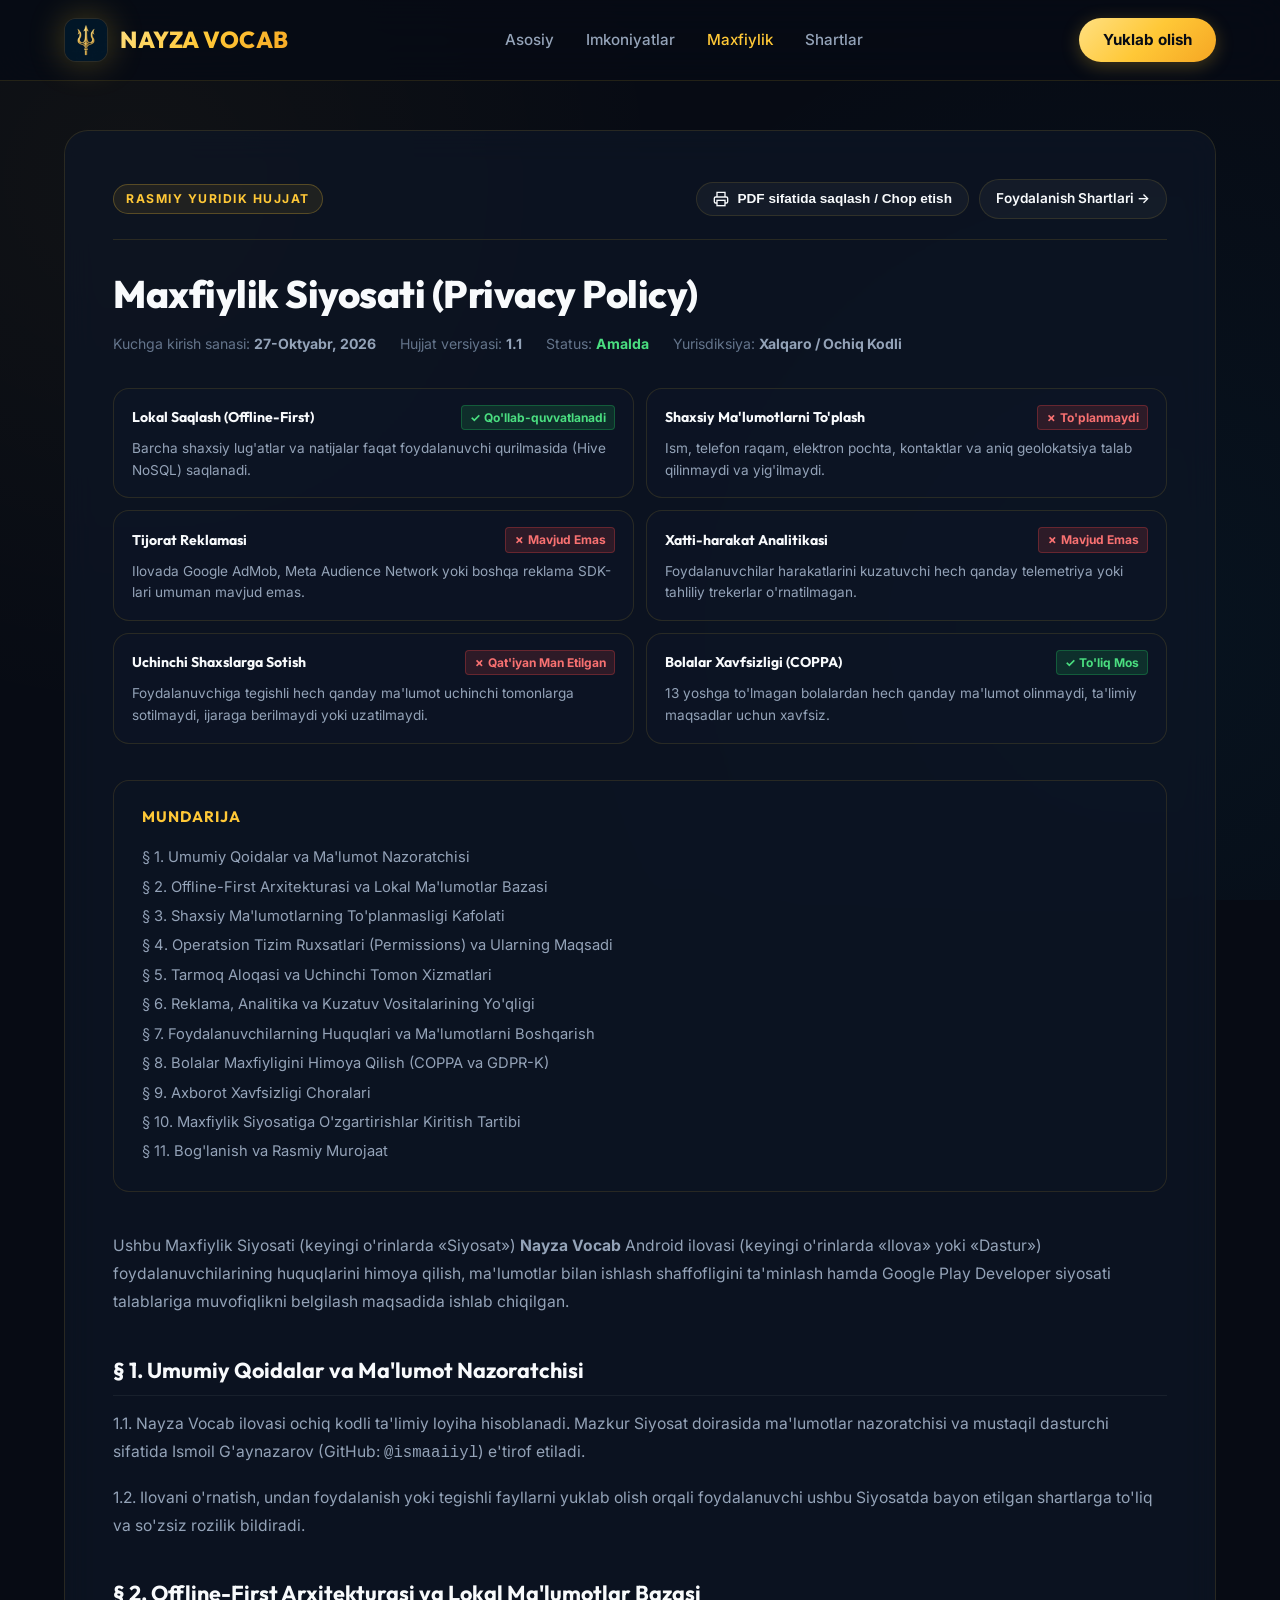
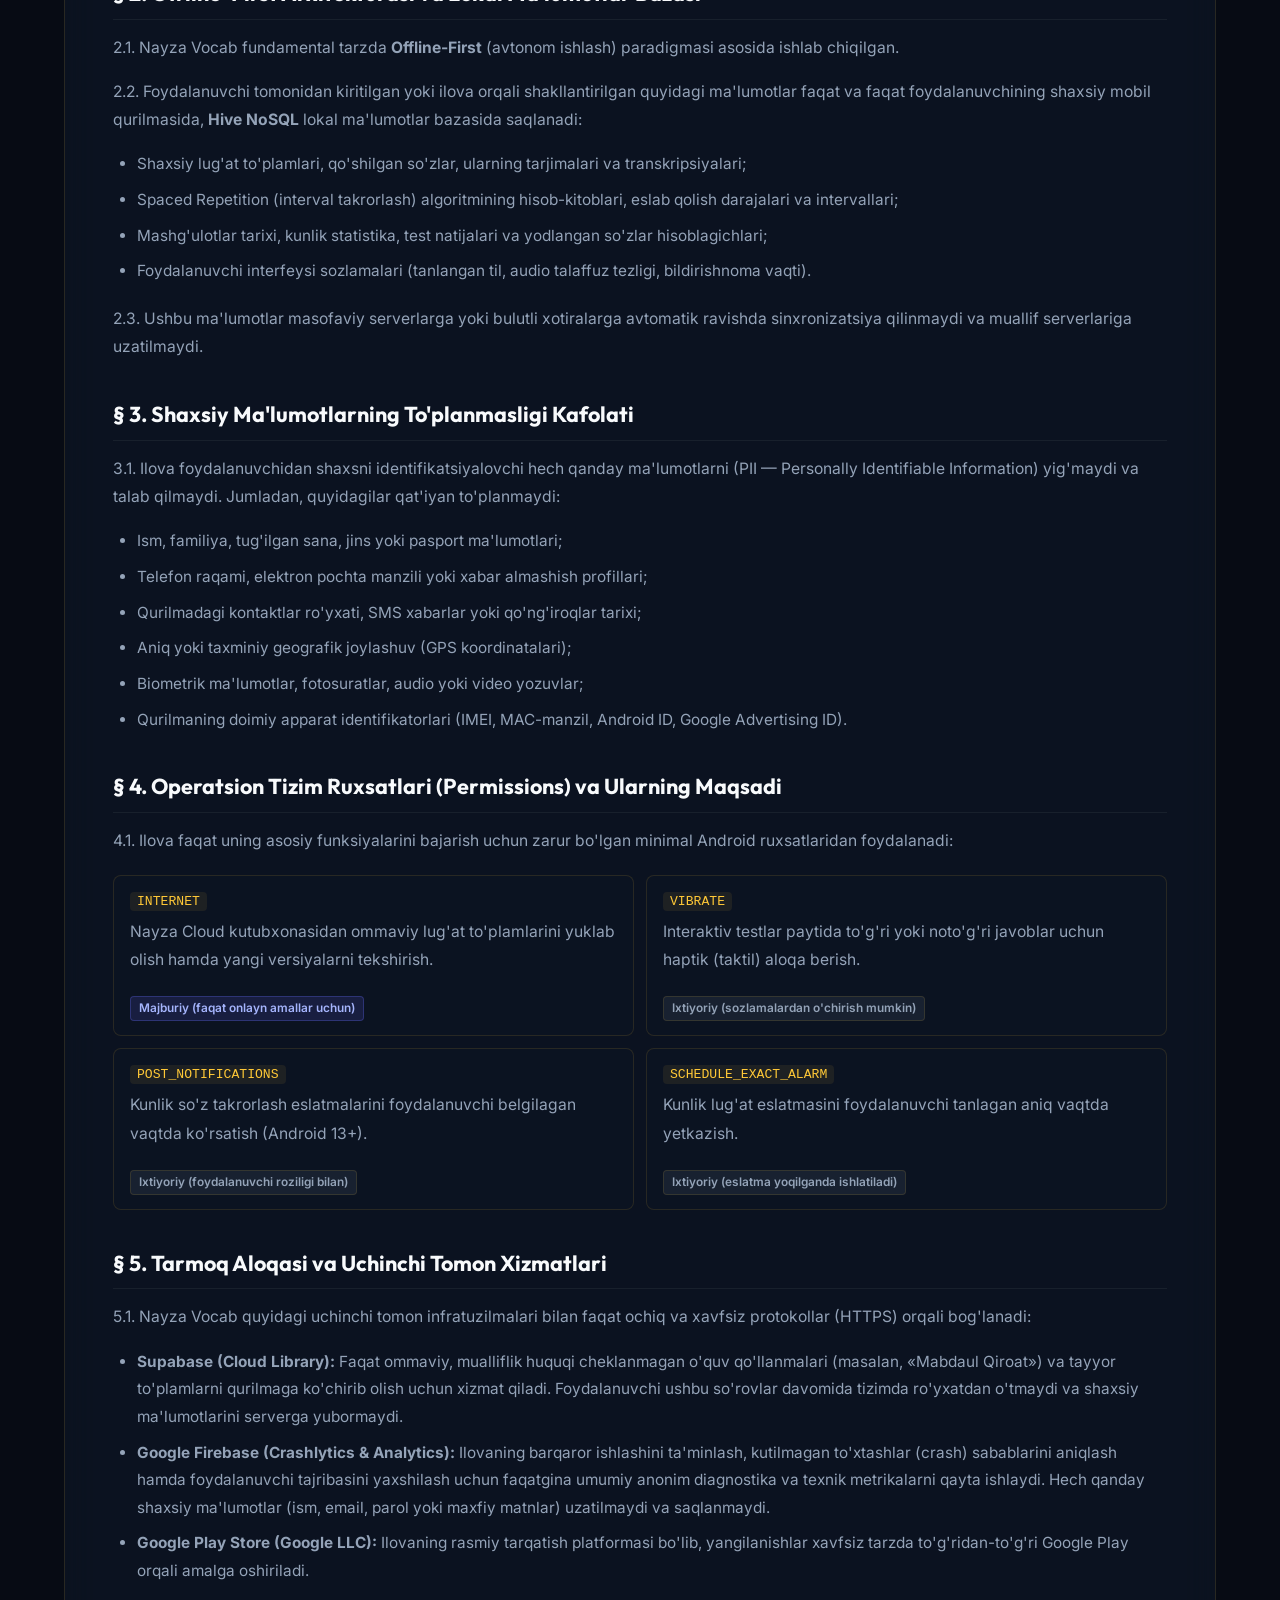
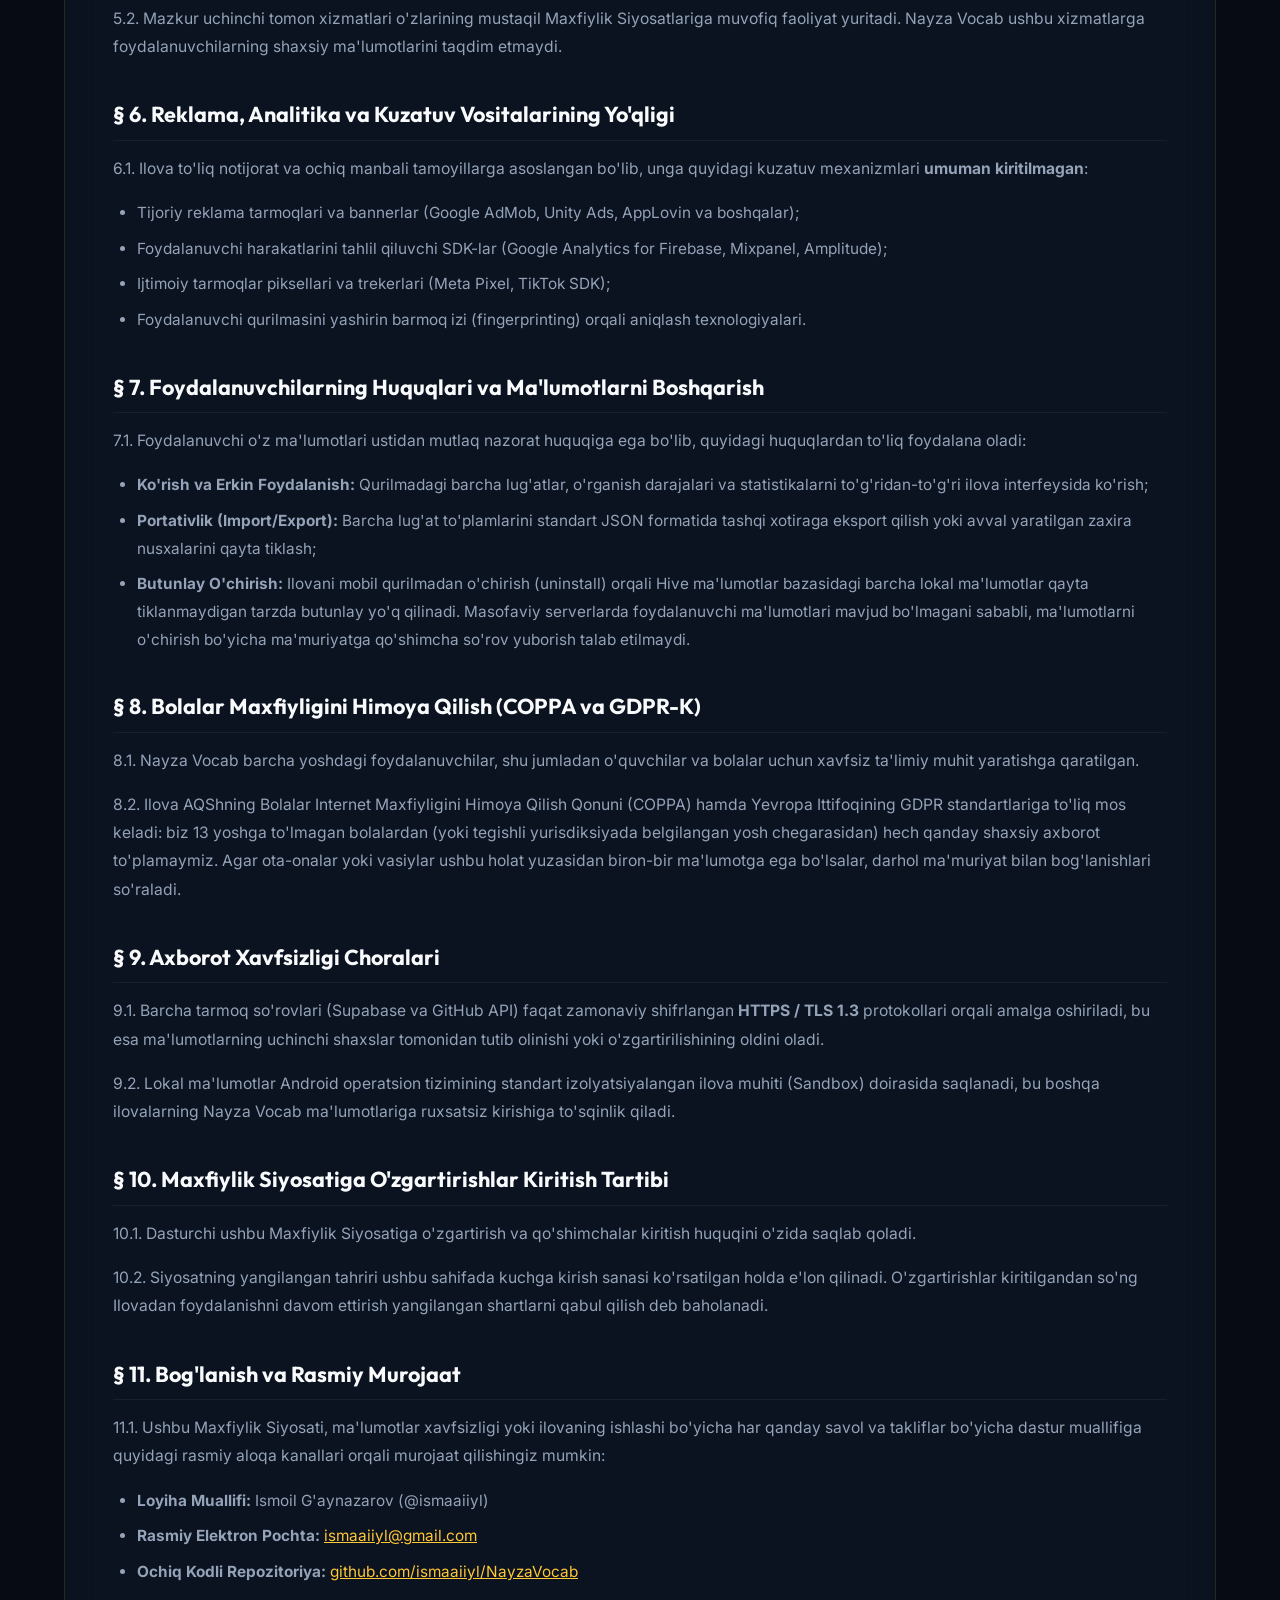
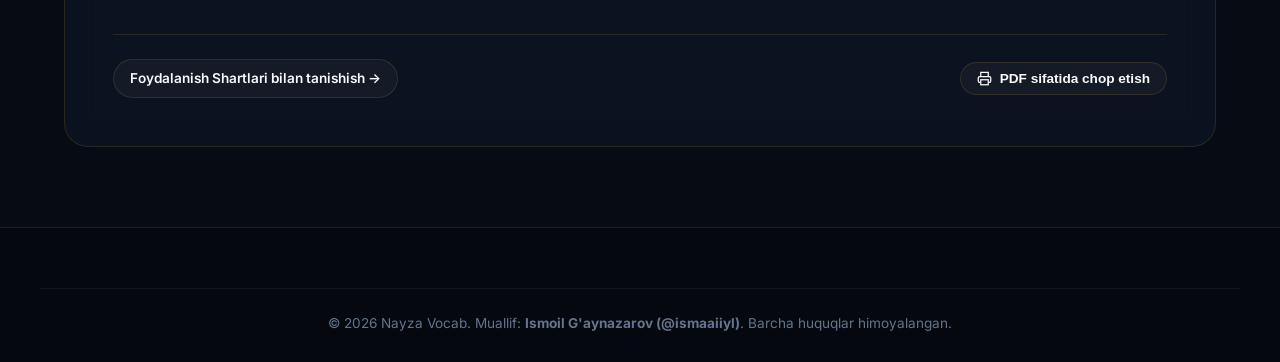
<file: privacy.html>
<!DOCTYPE html>
<html lang="uz">
<head>
  <meta charset="UTF-8">
  <meta name="viewport" content="width=device-width, initial-scale=1.0">
  <title>Maxfiylik Siyosati (Privacy Policy) — Nayza Vocab</title>
  <meta name="description" content="Nayza Vocab ilovasining rasmiy maxfiylik siyosati: ma'lumotlar xavfsizligi, Offline-First arxitekturasi, reklama yo'qligi va foydalanuvchi huquqlari.">
  <link rel="canonical" href="https://nayzavocab.ismaaiiyl.me/privacy">
  <link rel="icon" type="image/png" href="assets/logo.png">
  <link rel="preconnect" href="https://fonts.googleapis.com">
  <link rel="preconnect" href="https://fonts.gstatic.com" crossorigin>
  <link href="https://fonts.googleapis.com/css2?family=Inter:wght@400;500;600;700&family=Outfit:wght@600;700;800&display=swap" rel="stylesheet">
  <link rel="stylesheet" href="css/style.css">
</head>
<body>

  <!-- NAVIGATION -->
  <header class="header">
    <div class="container nav-container">
      <a href="index.html" class="brand">
        <div class="brand-icon"><img src="assets/logo.png" alt="Nayza Vocab Logo"></div>
        <span class="brand-text">NAYZA VOCAB</span>
      </a>
      <nav>
        <ul class="nav-menu">
          <li><a href="index.html#hero" class="nav-link">Asosiy</a></li>
          <li><a href="index.html#features" class="nav-link">Imkoniyatlar</a></li>
          <li><a href="privacy.html" class="nav-link active">Maxfiylik</a></li>
          <li><a href="terms.html" class="nav-link">Shartlar</a></li>
        </ul>
      </nav>
      <a href="index.html#download" class="nav-btn">Yuklab olish</a>
      <button class="menu-toggle" aria-label="Menyu">&#x2630;</button>
    </div>
  </header>

  <!-- LEGAL CONTENT -->
  <main class="legal-page">
    <div class="container">
      <article class="legal-content">

        <!-- HEADER META BAR -->
        <div class="legal-header-meta">
          <div>
            <span class="legal-badge-pill">Rasmiy Yuridik Hujjat</span>
          </div>
          <div class="legal-actions">
            <button type="button" onclick="window.print()" class="btn-legal-action" title="Hujjatni PDF sifatida saqlash yoki chop etish">
              <svg width="16" height="16" viewBox="0 0 24 24" fill="none" stroke="currentColor" stroke-width="2">
                <polyline points="6 9 6 2 18 2 18 9"></polyline>
                <path d="M6 18H4a2 2 0 0 1-2-2v-5a2 2 0 0 1 2-2h16a2 2 0 0 1 2 2v5a2 2 0 0 1-2 2h-2"></path>
                <rect x="6" y="14" width="12" height="8"></rect>
              </svg>
              <span>PDF sifatida saqlash / Chop etish</span>
            </button>
            <a href="terms.html" class="btn-legal-action">
              <span>Foydalanish Shartlari &rarr;</span>
            </a>
          </div>
        </div>

        <h1 class="legal-title">Maxfiylik Siyosati (Privacy Policy)</h1>

        <div class="legal-meta-row">
          <div class="legal-meta-item">Kuchga kirish sanasi: <strong>27-Oktyabr, 2026</strong></div>
          <div class="legal-meta-item">Hujjat versiyasi: <strong>1.1</strong></div>
          <div class="legal-meta-item">Status: <strong style="color: #4ade80;">Amalda</strong></div>
          <div class="legal-meta-item">Yurisdiksiya: <strong>Xalqaro / Ochiq Kodli</strong></div>
        </div>

        <!-- EXECUTIVE SUMMARY CARDS -->
        <div class="legal-summary-cards">
          <div class="legal-summary-card">
            <div class="lsc-top">
              <span class="lsc-label">Lokal Saqlash (Offline-First)</span>
              <span class="legal-status-tag yes">✓ Qo'llab-quvvatlanadi</span>
            </div>
            <p class="lsc-desc">Barcha shaxsiy lug'atlar va natijalar faqat foydalanuvchi qurilmasida (Hive NoSQL) saqlanadi.</p>
          </div>
          <div class="legal-summary-card">
            <div class="lsc-top">
              <span class="lsc-label">Shaxsiy Ma'lumotlarni To'plash</span>
              <span class="legal-status-tag no">✗ To'planmaydi</span>
            </div>
            <p class="lsc-desc">Ism, telefon raqam, elektron pochta, kontaktlar va aniq geolokatsiya talab qilinmaydi va yig'ilmaydi.</p>
          </div>
          <div class="legal-summary-card">
            <div class="lsc-top">
              <span class="lsc-label">Tijorat Reklamasi</span>
              <span class="legal-status-tag no">✗ Mavjud Emas</span>
            </div>
            <p class="lsc-desc">Ilovada Google AdMob, Meta Audience Network yoki boshqa reklama SDK-lari umuman mavjud emas.</p>
          </div>
          <div class="legal-summary-card">
            <div class="lsc-top">
              <span class="lsc-label">Xatti-harakat Analitikasi</span>
              <span class="legal-status-tag no">✗ Mavjud Emas</span>
            </div>
            <p class="lsc-desc">Foydalanuvchilar harakatlarini kuzatuvchi hech qanday telemetriya yoki tahliliy trekerlar o'rnatilmagan.</p>
          </div>
          <div class="legal-summary-card">
            <div class="lsc-top">
              <span class="lsc-label">Uchinchi Shaxslarga Sotish</span>
              <span class="legal-status-tag no">✗ Qat'iyan Man Etilgan</span>
            </div>
            <p class="lsc-desc">Foydalanuvchiga tegishli hech qanday ma'lumot uchinchi tomonlarga sotilmaydi, ijaraga berilmaydi yoki uzatilmaydi.</p>
          </div>
          <div class="legal-summary-card">
            <div class="lsc-top">
              <span class="lsc-label">Bolalar Xavfsizligi (COPPA)</span>
              <span class="legal-status-tag yes">✓ To'liq Mos</span>
            </div>
            <p class="lsc-desc">13 yoshga to'lmagan bolalardan hech qanday ma'lumot olinmaydi, ta'limiy maqsadlar uchun xavfsiz.</p>
          </div>
        </div>

        <!-- TABLE OF CONTENTS -->
        <nav class="legal-toc" aria-label="Hujjat Mundarijasi">
          <div class="legal-toc-title">Mundarija</div>
          <ul class="legal-toc-list">
            <li><a href="#section-1">&sect; 1. Umumiy Qoidalar va Ma'lumot Nazoratchisi</a></li>
            <li><a href="#section-2">&sect; 2. Offline-First Arxitekturasi va Lokal Ma'lumotlar Bazasi</a></li>
            <li><a href="#section-3">&sect; 3. Shaxsiy Ma'lumotlarning To'planmasligi Kafolati</a></li>
            <li><a href="#section-4">&sect; 4. Operatsion Tizim Ruxsatlari (Permissions) va Ularning Maqsadi</a></li>
            <li><a href="#section-5">&sect; 5. Tarmoq Aloqasi va Uchinchi Tomon Xizmatlari</a></li>
            <li><a href="#section-6">&sect; 6. Reklama, Analitika va Kuzatuv Vositalarining Yo'qligi</a></li>
            <li><a href="#section-7">&sect; 7. Foydalanuvchilarning Huquqlari va Ma'lumotlarni Boshqarish</a></li>
            <li><a href="#section-8">&sect; 8. Bolalar Maxfiyligini Himoya Qilish (COPPA va GDPR-K)</a></li>
            <li><a href="#section-9">&sect; 9. Axborot Xavfsizligi Choralari</a></li>
            <li><a href="#section-10">&sect; 10. Maxfiylik Siyosatiga O'zgartirishlar Kiritish Tartibi</a></li>
            <li><a href="#section-11">&sect; 11. Bog'lanish va Rasmiy Murojaat</a></li>
          </ul>
        </nav>

        <!-- LEGAL BODY -->
        <div class="legal-body">

          <p>
            Ushbu Maxfiylik Siyosati (keyingi o'rinlarda &laquo;Siyosat&raquo;) <strong>Nayza Vocab</strong> Android ilovasi 
            (keyingi o'rinlarda &laquo;Ilova&raquo; yoki &laquo;Dastur&raquo;) foydalanuvchilarining huquqlarini himoya qilish, 
            ma'lumotlar bilan ishlash shaffofligini ta'minlash hamda Google Play Developer siyosati talablariga muvofiqlikni 
            belgilash maqsadida ishlab chiqilgan.
          </p>

          <h2 id="section-1">&sect; 1. Umumiy Qoidalar va Ma'lumot Nazoratchisi</h2>
          <p>
            1.1. Nayza Vocab ilovasi ochiq kodli ta'limiy loyiha hisoblanadi. Mazkur Siyosat doirasida ma'lumotlar 
            nazoratchisi va mustaqil dasturchi sifatida Ismoil G'aynazarov (GitHub: <code>@ismaaiiyl</code>) e'tirof etiladi.
          </p>
          <p>
            1.2. Ilovani o'rnatish, undan foydalanish yoki tegishli fayllarni yuklab olish orqali foydalanuvchi ushbu 
            Siyosatda bayon etilgan shartlarga to'liq va so'zsiz rozilik bildiradi.
          </p>

          <h2 id="section-2">&sect; 2. Offline-First Arxitekturasi va Lokal Ma'lumotlar Bazasi</h2>
          <p>
            2.1. Nayza Vocab fundamental tarzda <strong>Offline-First</strong> (avtonom ishlash) paradigmasi asosida ishlab chiqilgan.
          </p>
          <p>
            2.2. Foydalanuvchi tomonidan kiritilgan yoki ilova orqali shakllantirilgan quyidagi ma'lumotlar 
            faqat va faqat foydalanuvchining shaxsiy mobil qurilmasida, <strong>Hive NoSQL</strong> lokal ma'lumotlar 
            bazasida saqlanadi:
          </p>
          <ul>
            <li>Shaxsiy lug'at to'plamlari, qo'shilgan so'zlar, ularning tarjimalari va transkripsiyalari;</li>
            <li>Spaced Repetition (interval takrorlash) algoritmining hisob-kitoblari, eslab qolish darajalari va intervallari;</li>
            <li>Mashg'ulotlar tarixi, kunlik statistika, test natijalari va yodlangan so'zlar hisoblagichlari;</li>
            <li>Foydalanuvchi interfeysi sozlamalari (tanlangan til, audio talaffuz tezligi, bildirishnoma vaqti).</li>
          </ul>
          <p>
            2.3. Ushbu ma'lumotlar masofaviy serverlarga yoki bulutli xotiralarga avtomatik ravishda sinxronizatsiya qilinmaydi 
            va muallif serverlariga uzatilmaydi.
          </p>

          <h2 id="section-3">&sect; 3. Shaxsiy Ma'lumotlarning To'planmasligi Kafolati</h2>
          <p>
            3.1. Ilova foydalanuvchidan shaxsni identifikatsiyalovchi hech qanday ma'lumotlarni (PII — Personally Identifiable Information) 
            yig'maydi va talab qilmaydi. Jumladan, quyidagilar qat'iyan to'planmaydi:
          </p>
          <ul>
            <li>Ism, familiya, tug'ilgan sana, jins yoki pasport ma'lumotlari;</li>
            <li>Telefon raqami, elektron pochta manzili yoki xabar almashish profillari;</li>
            <li>Qurilmadagi kontaktlar ro'yxati, SMS xabarlar yoki qo'ng'iroqlar tarixi;</li>
            <li>Aniq yoki taxminiy geografik joylashuv (GPS koordinatalari);</li>
            <li>Biometrik ma'lumotlar, fotosuratlar, audio yoki video yozuvlar;</li>
            <li>Qurilmaning doimiy apparat identifikatorlari (IMEI, MAC-manzil, Android ID, Google Advertising ID).</li>
          </ul>

          <h2 id="section-4">&sect; 4. Operatsion Tizim Ruxsatlari (Permissions) va Ularning Maqsadi</h2>
          <p>
            4.1. Ilova faqat uning asosiy funksiyalarini bajarish uchun zarur bo'lgan minimal Android ruxsatlaridan foydalanadi:
          </p>
          <div class="legal-perm-cards">
            <div class="legal-perm-card">
              <div class="lpc-name"><code>INTERNET</code></div>
              <p class="lpc-desc">Nayza Cloud kutubxonasidan ommaviy lug'at to'plamlarini yuklab olish hamda yangi versiyalarni tekshirish.</p>
              <span class="lpc-badge mandatory">Majburiy (faqat onlayn amallar uchun)</span>
            </div>
            <div class="legal-perm-card">
              <div class="lpc-name"><code>VIBRATE</code></div>
              <p class="lpc-desc">Interaktiv testlar paytida to'g'ri yoki noto'g'ri javoblar uchun haptik (taktil) aloqa berish.</p>
              <span class="lpc-badge optional">Ixtiyoriy (sozlamalardan o'chirish mumkin)</span>
            </div>
            <div class="legal-perm-card">
              <div class="lpc-name"><code>POST_NOTIFICATIONS</code></div>
              <p class="lpc-desc">Kunlik so'z takrorlash eslatmalarini foydalanuvchi belgilagan vaqtda ko'rsatish (Android 13+).</p>
              <span class="lpc-badge optional">Ixtiyoriy (foydalanuvchi roziligi bilan)</span>
            </div>
            <div class="legal-perm-card">
              <div class="lpc-name"><code>SCHEDULE_EXACT_ALARM</code></div>
              <p class="lpc-desc">Kunlik lug'at eslatmasini foydalanuvchi tanlagan aniq vaqtda yetkazish.</p>
              <span class="lpc-badge optional">Ixtiyoriy (eslatma yoqilganda ishlatiladi)</span>
            </div>
          </div>

          <h2 id="section-5">&sect; 5. Tarmoq Aloqasi va Uchinchi Tomon Xizmatlari</h2>
          <p>
            5.1. Nayza Vocab quyidagi uchinchi tomon infratuzilmalari bilan faqat ochiq va xavfsiz protokollar (HTTPS) orqali bog'lanadi:
          </p>
          <ul>
            <li>
              <strong>Supabase (Cloud Library):</strong> Faqat ommaviy, mualliflik huquqi cheklanmagan o'quv qo'llanmalari 
              (masalan, &laquo;Mabdaul Qiroat&raquo;) va tayyor to'plamlarni qurilmaga ko'chirib olish uchun xizmat qiladi. 
              Foydalanuvchi ushbu so'rovlar davomida tizimda ro'yxatdan o'tmaydi va shaxsiy ma'lumotlarini serverga yubormaydi.
            </li>
            <li>
              <strong>Google Firebase (Crashlytics &amp; Analytics):</strong> Ilovaning barqaror ishlashini ta'minlash, 
              kutilmagan to'xtashlar (crash) sabablarini aniqlash hamda foydalanuvchi tajribasini yaxshilash uchun 
              faqatgina umumiy anonim diagnostika va texnik metrikalarni qayta ishlaydi. Hech qanday shaxsiy ma'lumotlar 
              (ism, email, parol yoki maxfiy matnlar) uzatilmaydi va saqlanmaydi.
            </li>
            <li>
              <strong>Google Play Store (Google LLC):</strong> Ilovaning rasmiy tarqatish platformasi bo'lib, 
              yangilanishlar xavfsiz tarzda to'g'ridan-to'g'ri Google Play orqali amalga oshiriladi.
            </li>
          </ul>
          <p>
            5.2. Mazkur uchinchi tomon xizmatlari o'zlarining mustaqil Maxfiylik Siyosatlariga muvofiq faoliyat yuritadi. 
            Nayza Vocab ushbu xizmatlarga foydalanuvchilarning shaxsiy ma'lumotlarini taqdim etmaydi.
          </p>

          <h2 id="section-6">&sect; 6. Reklama, Analitika va Kuzatuv Vositalarining Yo'qligi</h2>
          <p>
            6.1. Ilova to'liq notijorat va ochiq manbali tamoyillarga asoslangan bo'lib, unga quyidagi kuzatuv mexanizmlari 
            <strong>umuman kiritilmagan</strong>:
          </p>
          <ul>
            <li>Tijoriy reklama tarmoqlari va bannerlar (Google AdMob, Unity Ads, AppLovin va boshqalar);</li>
            <li>Foydalanuvchi harakatlarini tahlil qiluvchi SDK-lar (Google Analytics for Firebase, Mixpanel, Amplitude);</li>
            <li>Ijtimoiy tarmoqlar piksellari va trekerlari (Meta Pixel, TikTok SDK);</li>
            <li>Foydalanuvchi qurilmasini yashirin barmoq izi (fingerprinting) orqali aniqlash texnologiyalari.</li>
          </ul>

          <h2 id="section-7">&sect; 7. Foydalanuvchilarning Huquqlari va Ma'lumotlarni Boshqarish</h2>
          <p>
            7.1. Foydalanuvchi o'z ma'lumotlari ustidan mutlaq nazorat huquqiga ega bo'lib, quyidagi huquqlardan to'liq foydalana oladi:
          </p>
          <ul>
            <li><strong>Ko'rish va Erkin Foydalanish:</strong> Qurilmadagi barcha lug'atlar, o'rganish darajalari va statistikalarni to'g'ridan-to'g'ri ilova interfeysida ko'rish;</li>
            <li><strong>Portativlik (Import/Export):</strong> Barcha lug'at to'plamlarini standart JSON formatida tashqi xotiraga eksport qilish yoki avval yaratilgan zaxira nusxalarini qayta tiklash;</li>
            <li><strong>Butunlay O'chirish:</strong> Ilovani mobil qurilmadan o'chirish (uninstall) orqali Hive ma'lumotlar bazasidagi barcha lokal ma'lumotlar qayta tiklanmaydigan tarzda butunlay yo'q qilinadi. Masofaviy serverlarda foydalanuvchi ma'lumotlari mavjud bo'lmagani sababli, ma'lumotlarni o'chirish bo'yicha ma'muriyatga qo'shimcha so'rov yuborish talab etilmaydi.</li>
          </ul>

          <h2 id="section-8">&sect; 8. Bolalar Maxfiyligini Himoya Qilish (COPPA va GDPR-K)</h2>
          <p>
            8.1. Nayza Vocab barcha yoshdagi foydalanuvchilar, shu jumladan o'quvchilar va bolalar uchun xavfsiz ta'limiy muhit 
            yaratishga qaratilgan.
          </p>
          <p>
            8.2. Ilova AQShning Bolalar Internet Maxfiyligini Himoya Qilish Qonuni (COPPA) hamda Yevropa Ittifoqining GDPR 
            standartlariga to'liq mos keladi: biz 13 yoshga to'lmagan bolalardan (yoki tegishli yurisdiksiyada belgilangan yosh chegarasidan) 
            hech qanday shaxsiy axborot to'plamaymiz. Agar ota-onalar yoki vasiylar ushbu holat yuzasidan biron-bir ma'lumotga ega bo'lsalar, 
            darhol ma'muriyat bilan bog'lanishlari so'raladi.
          </p>

          <h2 id="section-9">&sect; 9. Axborot Xavfsizligi Choralari</h2>
          <p>
            9.1. Barcha tarmoq so'rovlari (Supabase va GitHub API) faqat zamonaviy shifrlangan <strong>HTTPS / TLS 1.3</strong> protokollari 
            orqali amalga oshiriladi, bu esa ma'lumotlarning uchinchi shaxslar tomonidan tutib olinishi yoki o'zgartirilishining oldini oladi.
          </p>
          <p>
            9.2. Lokal ma'lumotlar Android operatsion tizimining standart izolyatsiyalangan ilova muhiti (Sandbox) doirasida saqlanadi, 
            bu boshqa ilovalarning Nayza Vocab ma'lumotlariga ruxsatsiz kirishiga to'sqinlik qiladi.
          </p>

          <h2 id="section-10">&sect; 10. Maxfiylik Siyosatiga O'zgartirishlar Kiritish Tartibi</h2>
          <p>
            10.1. Dasturchi ushbu Maxfiylik Siyosatiga o'zgartirish va qo'shimchalar kiritish huquqini o'zida saqlab qoladi.
          </p>
          <p>
            10.2. Siyosatning yangilangan tahriri ushbu sahifada kuchga kirish sanasi ko'rsatilgan holda e'lon qilinadi. 
            O'zgartirishlar kiritilgandan so'ng Ilovadan foydalanishni davom ettirish yangilangan shartlarni qabul qilish deb baholanadi.
          </p>

          <h2 id="section-11">&sect; 11. Bog'lanish va Rasmiy Murojaat</h2>
          <p>
            11.1. Ushbu Maxfiylik Siyosati, ma'lumotlar xavfsizligi yoki ilovaning ishlashi bo'yicha har qanday savol va takliflar 
            bo'yicha dastur muallifiga quyidagi rasmiy aloqa kanallari orqali murojaat qilishingiz mumkin:
          </p>
          <ul>
            <li><strong>Loyiha Muallifi:</strong> Ismoil G'aynazarov (@ismaaiiyl)</li>
            <li><strong>Rasmiy Elektron Pochta:</strong> <a href="mailto:ismaaiiyl@gmail.com" style="color: var(--gold-primary);">ismaaiiyl@gmail.com</a></li>
            <li><strong>Ochiq Kodli Repozitoriya:</strong> <a href="https://github.com/ismaaiiyl/NayzaVocab" target="_blank" rel="noopener" style="color: var(--gold-primary);">github.com/ismaaiiyl/NayzaVocab</a></li>
          </ul>

        </div>

        <!-- FOOTER SWITCH -->
        <div class="legal-footer-switch">
          <div>
            <a href="terms.html" class="btn-legal-action">
              <span>Foydalanish Shartlari bilan tanishish &rarr;</span>
            </a>
          </div>
          <div>
            <button type="button" onclick="window.print()" class="btn-legal-action">
              <svg width="15" height="15" viewBox="0 0 24 24" fill="none" stroke="currentColor" stroke-width="2">
                <polyline points="6 9 6 2 18 2 18 9"></polyline>
                <path d="M6 18H4a2 2 0 0 1-2-2v-5a2 2 0 0 1 2-2h16a2 2 0 0 1 2 2v5a2 2 0 0 1-2 2h-2"></path>
                <rect x="6" y="14" width="12" height="8"></rect>
              </svg>
              <span>PDF sifatida chop etish</span>
            </button>
          </div>
        </div>

      </article>
    </div>
  </main>

  <!-- FOOTER -->
  <footer class="footer">
    <div class="container footer-bottom">
      <p>&copy; <span id="current-year">2026</span> Nayza Vocab. Muallif: <strong>Ismoil G'aynazarov (@ismaaiiyl)</strong>. Barcha huquqlar himoyalangan.</p>
    </div>
  </footer>

  <script src="js/app.js"></script>
</body>
</html>
</file>
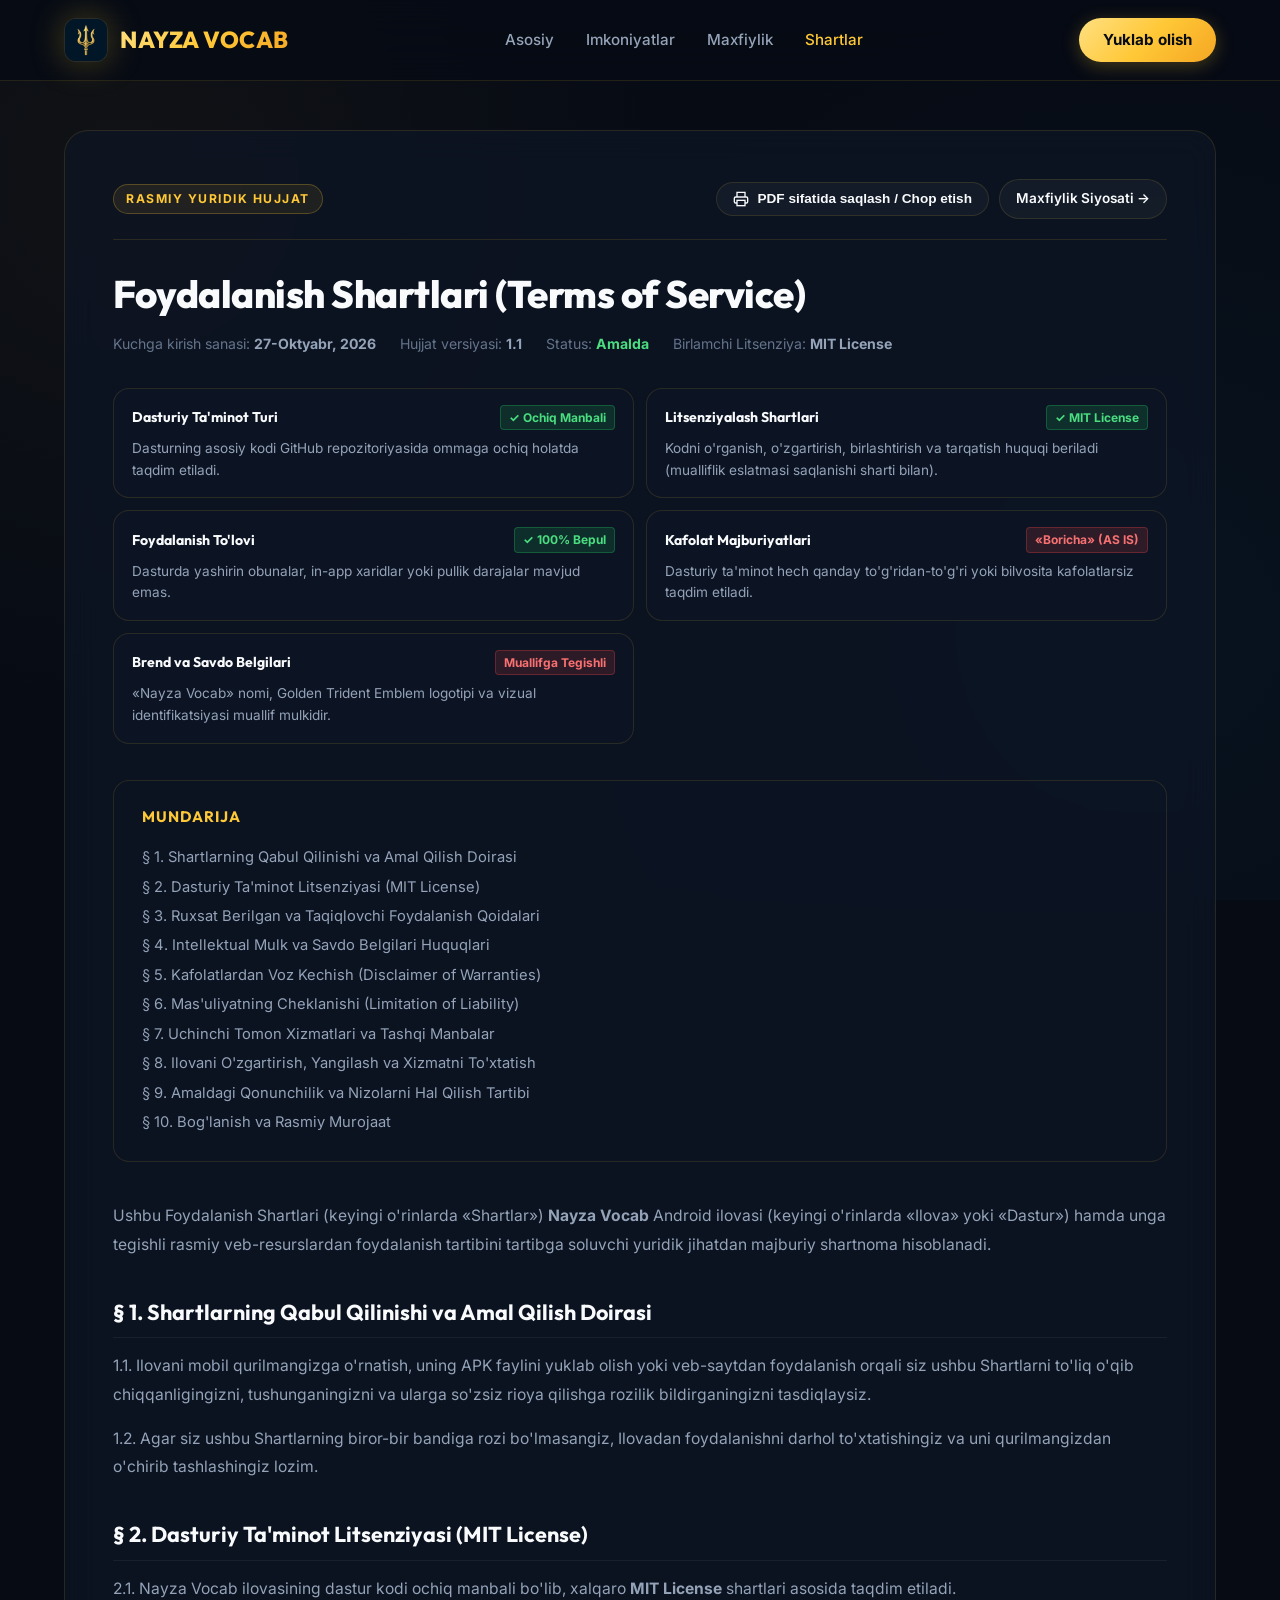
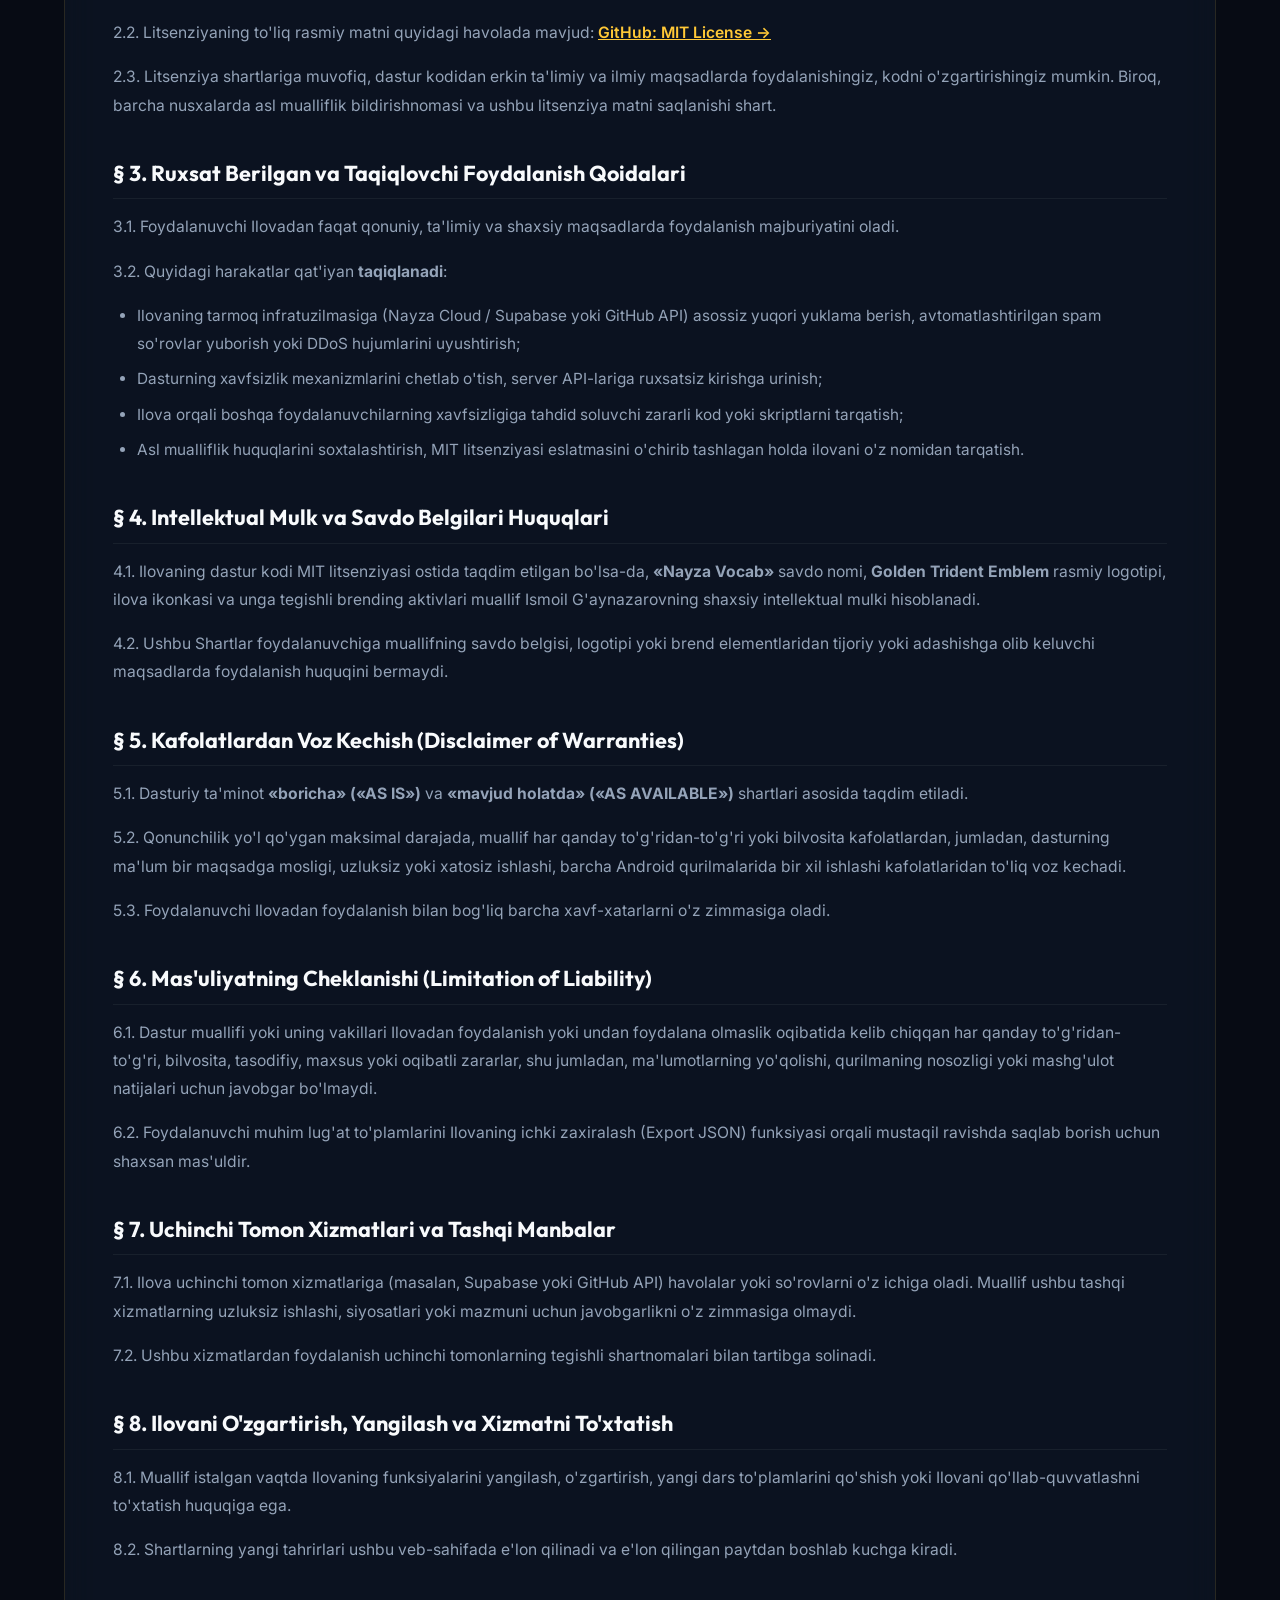
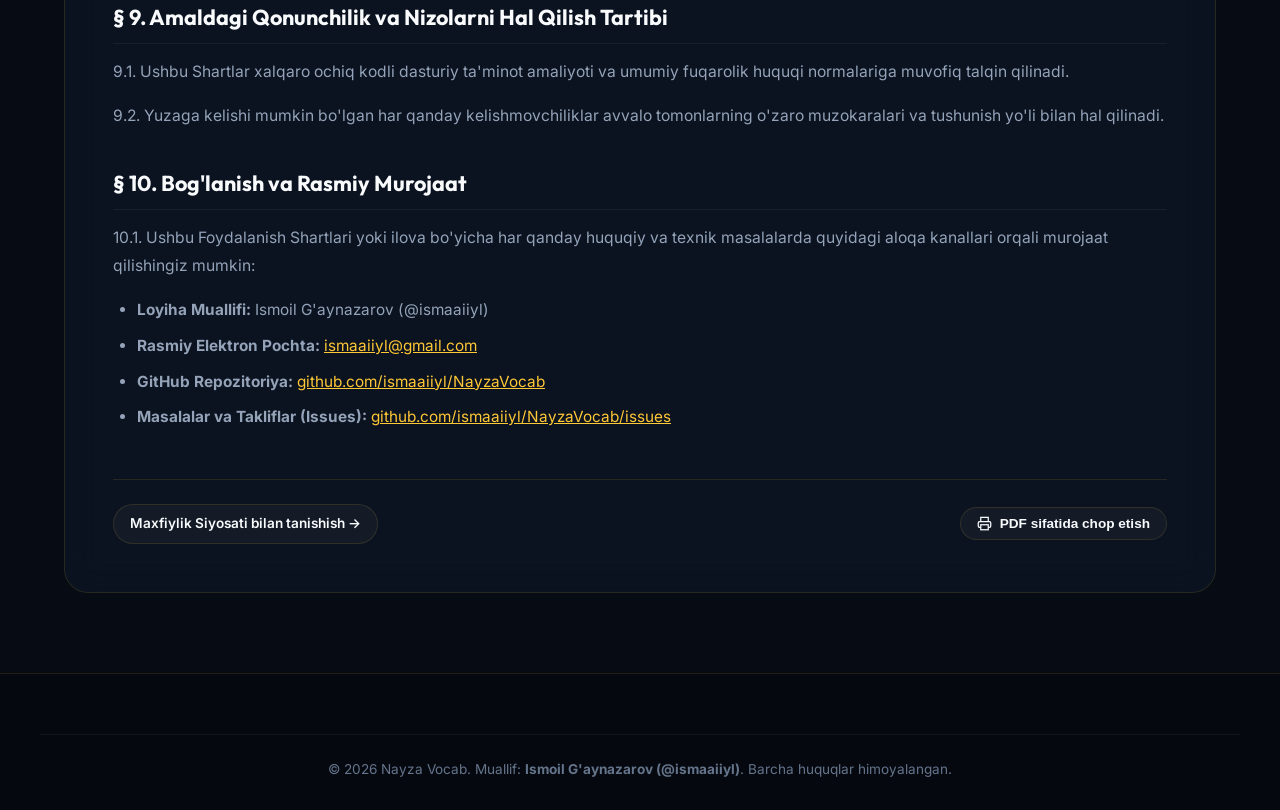
<file: terms.html>
<!DOCTYPE html>
<html lang="uz">
<head>
  <meta charset="UTF-8">
  <meta name="viewport" content="width=device-width, initial-scale=1.0">
  <title>Foydalanish Shartlari (Terms of Service) — Nayza Vocab</title>
  <meta name="description" content="Nayza Vocab ilovasining rasmiy foydalanish shartlari: MIT License huquqlari, mas'uliyat chegarasi, qoidalar va uchinchi tomon xizmatlari.">
  <link rel="canonical" href="https://nayzavocab.ismaaiiyl.me/terms">
  <link rel="icon" type="image/png" href="assets/logo.png">
  <link rel="preconnect" href="https://fonts.googleapis.com">
  <link rel="preconnect" href="https://fonts.gstatic.com" crossorigin>
  <link href="https://fonts.googleapis.com/css2?family=Inter:wght@400;500;600;700&family=Outfit:wght@600;700;800&display=swap" rel="stylesheet">
  <link rel="stylesheet" href="css/style.css">
</head>
<body>

  <!-- NAVIGATION -->
  <header class="header">
    <div class="container nav-container">
      <a href="index.html" class="brand">
        <div class="brand-icon"><img src="assets/logo.png" alt="Nayza Vocab Logo"></div>
        <span class="brand-text">NAYZA VOCAB</span>
      </a>
      <nav>
        <ul class="nav-menu">
          <li><a href="index.html#hero" class="nav-link">Asosiy</a></li>
          <li><a href="index.html#features" class="nav-link">Imkoniyatlar</a></li>
          <li><a href="privacy.html" class="nav-link">Maxfiylik</a></li>
          <li><a href="terms.html" class="nav-link active">Shartlar</a></li>
        </ul>
      </nav>
      <a href="index.html#download" class="nav-btn">Yuklab olish</a>
      <button class="menu-toggle" aria-label="Menyu">&#x2630;</button>
    </div>
  </header>

  <!-- LEGAL CONTENT -->
  <main class="legal-page">
    <div class="container">
      <article class="legal-content">

        <!-- HEADER META BAR -->
        <div class="legal-header-meta">
          <div>
            <span class="legal-badge-pill">Rasmiy Yuridik Hujjat</span>
          </div>
          <div class="legal-actions">
            <button type="button" onclick="window.print()" class="btn-legal-action" title="Hujjatni PDF sifatida saqlash yoki chop etish">
              <svg width="16" height="16" viewBox="0 0 24 24" fill="none" stroke="currentColor" stroke-width="2">
                <polyline points="6 9 6 2 18 2 18 9"></polyline>
                <path d="M6 18H4a2 2 0 0 1-2-2v-5a2 2 0 0 1 2-2h16a2 2 0 0 1 2 2v5a2 2 0 0 1-2 2h-2"></path>
                <rect x="6" y="14" width="12" height="8"></rect>
              </svg>
              <span>PDF sifatida saqlash / Chop etish</span>
            </button>
            <a href="privacy.html" class="btn-legal-action">
              <span>Maxfiylik Siyosati &rarr;</span>
            </a>
          </div>
        </div>

        <h1 class="legal-title">Foydalanish Shartlari (Terms of Service)</h1>

        <div class="legal-meta-row">
          <div class="legal-meta-item">Kuchga kirish sanasi: <strong>27-Oktyabr, 2026</strong></div>
          <div class="legal-meta-item">Hujjat versiyasi: <strong>1.1</strong></div>
          <div class="legal-meta-item">Status: <strong style="color: #4ade80;">Amalda</strong></div>
          <div class="legal-meta-item">Birlamchi Litsenziya: <strong>MIT License</strong></div>
        </div>

        <!-- EXECUTIVE SUMMARY CARDS -->
        <div class="legal-summary-cards">
          <div class="legal-summary-card">
            <div class="lsc-top">
              <span class="lsc-label">Dasturiy Ta'minot Turi</span>
              <span class="legal-status-tag yes">✓ Ochiq Manbali</span>
            </div>
            <p class="lsc-desc">Dasturning asosiy kodi GitHub repozitoriyasida ommaga ochiq holatda taqdim etiladi.</p>
          </div>
          <div class="legal-summary-card">
            <div class="lsc-top">
              <span class="lsc-label">Litsenziyalash Shartlari</span>
              <span class="legal-status-tag yes">✓ MIT License</span>
            </div>
            <p class="lsc-desc">Kodni o'rganish, o'zgartirish, birlashtirish va tarqatish huquqi beriladi (mualliflik eslatmasi saqlanishi sharti bilan).</p>
          </div>
          <div class="legal-summary-card">
            <div class="lsc-top">
              <span class="lsc-label">Foydalanish To'lovi</span>
              <span class="legal-status-tag yes">✓ 100% Bepul</span>
            </div>
            <p class="lsc-desc">Dasturda yashirin obunalar, in-app xaridlar yoki pullik darajalar mavjud emas.</p>
          </div>
          <div class="legal-summary-card">
            <div class="lsc-top">
              <span class="lsc-label">Kafolat Majburiyatlari</span>
              <span class="legal-status-tag no">«Boricha» (AS IS)</span>
            </div>
            <p class="lsc-desc">Dasturiy ta'minot hech qanday to'g'ridan-to'g'ri yoki bilvosita kafolatlarsiz taqdim etiladi.</p>
          </div>
          <div class="legal-summary-card">
            <div class="lsc-top">
              <span class="lsc-label">Brend va Savdo Belgilari</span>
              <span class="legal-status-tag no">Muallifga Tegishli</span>
            </div>
            <p class="lsc-desc">«Nayza Vocab» nomi, Golden Trident Emblem logotipi va vizual identifikatsiyasi muallif mulkidir.</p>
          </div>
        </div>

        <!-- TABLE OF CONTENTS -->
        <nav class="legal-toc" aria-label="Hujjat Mundarijasi">
          <div class="legal-toc-title">Mundarija</div>
          <ul class="legal-toc-list">
            <li><a href="#terms-1">&sect; 1. Shartlarning Qabul Qilinishi va Amal Qilish Doirasi</a></li>
            <li><a href="#terms-2">&sect; 2. Dasturiy Ta'minot Litsenziyasi (MIT License)</a></li>
            <li><a href="#terms-3">&sect; 3. Ruxsat Berilgan va Taqiqlovchi Foydalanish Qoidalari</a></li>
            <li><a href="#terms-4">&sect; 4. Intellektual Mulk va Savdo Belgilari Huquqlari</a></li>
            <li><a href="#terms-5">&sect; 5. Kafolatlardan Voz Kechish (Disclaimer of Warranties)</a></li>
            <li><a href="#terms-6">&sect; 6. Mas'uliyatning Cheklanishi (Limitation of Liability)</a></li>
            <li><a href="#terms-7">&sect; 7. Uchinchi Tomon Xizmatlari va Tashqi Manbalar</a></li>
            <li><a href="#terms-8">&sect; 8. Ilovani O'zgartirish, Yangilash va Xizmatni To'xtatish</a></li>
            <li><a href="#terms-9">&sect; 9. Amaldagi Qonunchilik va Nizolarni Hal Qilish Tartibi</a></li>
            <li><a href="#terms-10">&sect; 10. Bog'lanish va Rasmiy Murojaat</a></li>
          </ul>
        </nav>

        <!-- LEGAL BODY -->
        <div class="legal-body">

          <p>
            Ushbu Foydalanish Shartlari (keyingi o'rinlarda &laquo;Shartlar&raquo;) <strong>Nayza Vocab</strong> Android 
            ilovasi (keyingi o'rinlarda &laquo;Ilova&raquo; yoki &laquo;Dastur&raquo;) hamda unga tegishli rasmiy veb-resurslardan 
            foydalanish tartibini tartibga soluvchi yuridik jihatdan majburiy shartnoma hisoblanadi.
          </p>

          <h2 id="terms-1">&sect; 1. Shartlarning Qabul Qilinishi va Amal Qilish Doirasi</h2>
          <p>
            1.1. Ilovani mobil qurilmangizga o'rnatish, uning APK faylini yuklab olish yoki veb-saytdan foydalanish orqali 
            siz ushbu Shartlarni to'liq o'qib chiqqanligingizni, tushunganingizni va ularga so'zsiz rioya qilishga rozilik 
            bildirganingizni tasdiqlaysiz.
          </p>
          <p>
            1.2. Agar siz ushbu Shartlarning biror-bir bandiga rozi bo'lmasangiz, Ilovadan foydalanishni darhol to'xtatishingiz 
            va uni qurilmangizdan o'chirib tashlashingiz lozim.
          </p>

          <h2 id="terms-2">&sect; 2. Dasturiy Ta'minot Litsenziyasi (MIT License)</h2>
          <p>
            2.1. Nayza Vocab ilovasining dastur kodi ochiq manbali bo'lib, xalqaro <strong>MIT License</strong> shartlari
            asosida taqdim etiladi.
          </p>
          <p>
            2.2. Litsenziyaning to'liq rasmiy matni quyidagi havolada mavjud:
            <a href="https://github.com/ismaaiiyl/NayzaVocab?tab=MIT-1-ov-file" target="_blank" rel="noopener" style="color: var(--gold-primary); font-weight: 600;">
              GitHub: MIT License →
            </a>
          </p>

          <p>
            2.3. Litsenziya shartlariga muvofiq, dastur kodidan erkin ta'limiy va ilmiy maqsadlarda foydalanishingiz, 
            kodni o'zgartirishingiz mumkin. Biroq, barcha nusxalarda asl mualliflik bildirishnomasi va ushbu litsenziya 
            matni saqlanishi shart.
          </p>

          <h2 id="terms-3">&sect; 3. Ruxsat Berilgan va Taqiqlovchi Foydalanish Qoidalari</h2>
          <p>
            3.1. Foydalanuvchi Ilovadan faqat qonuniy, ta'limiy va shaxsiy maqsadlarda foydalanish majburiyatini oladi.
          </p>
          <p>
            3.2. Quyidagi harakatlar qat'iyan <strong>taqiqlanadi</strong>:
          </p>
          <ul>
            <li>Ilovaning tarmoq infratuzilmasiga (Nayza Cloud / Supabase yoki GitHub API) asossiz yuqori yuklama berish, avtomatlashtirilgan spam so'rovlar yuborish yoki DDoS hujumlarini uyushtirish;</li>
            <li>Dasturning xavfsizlik mexanizmlarini chetlab o'tish, server API-lariga ruxsatsiz kirishga urinish;</li>
            <li>Ilova orqali boshqa foydalanuvchilarning xavfsizligiga tahdid soluvchi zararli kod yoki skriptlarni tarqatish;</li>
            <li>Asl mualliflik huquqlarini soxtalashtirish, MIT litsenziyasi eslatmasini o'chirib tashlagan holda ilovani o'z nomidan tarqatish.</li>
          </ul>

          <h2 id="terms-4">&sect; 4. Intellektual Mulk va Savdo Belgilari Huquqlari</h2>
          <p>
            4.1. Ilovaning dastur kodi MIT litsenziyasi ostida taqdim etilgan bo'lsa-da, <strong>&laquo;Nayza Vocab&raquo;</strong> 
            savdo nomi, <strong>Golden Trident Emblem</strong> rasmiy logotipi, ilova ikonkasi va unga tegishli brending 
            aktivlari muallif Ismoil G'aynazarovning shaxsiy intellektual mulki hisoblanadi.
          </p>
          <p>
            4.2. Ushbu Shartlar foydalanuvchiga muallifning savdo belgisi, logotipi yoki brend elementlaridan tijoriy yoki 
            adashishga olib keluvchi maqsadlarda foydalanish huquqini bermaydi.
          </p>

          <h2 id="terms-5">&sect; 5. Kafolatlardan Voz Kechish (Disclaimer of Warranties)</h2>
          <p>
            5.1. Dasturiy ta'minot <strong>&laquo;boricha&raquo; (&laquo;AS IS&raquo;)</strong> va <strong>&laquo;mavjud holatda&raquo; (&laquo;AS AVAILABLE&raquo;)</strong> 
            shartlari asosida taqdim etiladi.
          </p>
          <p>
            5.2. Qonunchilik yo'l qo'ygan maksimal darajada, muallif har qanday to'g'ridan-to'g'ri yoki bilvosita kafolatlardan, 
            jumladan, dasturning ma'lum bir maqsadga mosligi, uzluksiz yoki xatosiz ishlashi, barcha Android qurilmalarida 
            bir xil ishlashi kafolatlaridan to'liq voz kechadi.
          </p>
          <p>
            5.3. Foydalanuvchi Ilovadan foydalanish bilan bog'liq barcha xavf-xatarlarni o'z zimmasiga oladi.
          </p>

          <h2 id="terms-6">&sect; 6. Mas'uliyatning Cheklanishi (Limitation of Liability)</h2>
          <p>
            6.1. Dastur muallifi yoki uning vakillari Ilovadan foydalanish yoki undan foydalana olmaslik oqibatida kelib chiqqan 
            har qanday to'g'ridan-to'g'ri, bilvosita, tasodifiy, maxsus yoki oqibatli zararlar, shu jumladan, ma'lumotlarning 
            yo'qolishi, qurilmaning nosozligi yoki mashg'ulot natijalari uchun javobgar bo'lmaydi.
          </p>
          <p>
            6.2. Foydalanuvchi muhim lug'at to'plamlarini Ilovaning ichki zaxiralash (Export JSON) funksiyasi orqali mustaqil 
            ravishda saqlab borish uchun shaxsan mas'uldir.
          </p>

          <h2 id="terms-7">&sect; 7. Uchinchi Tomon Xizmatlari va Tashqi Manbalar</h2>
          <p>
            7.1. Ilova uchinchi tomon xizmatlariga (masalan, Supabase yoki GitHub API) havolalar yoki so'rovlarni o'z ichiga oladi. 
            Muallif ushbu tashqi xizmatlarning uzluksiz ishlashi, siyosatlari yoki mazmuni uchun javobgarlikni o'z zimmasiga olmaydi.
          </p>
          <p>
            7.2. Ushbu xizmatlardan foydalanish uchinchi tomonlarning tegishli shartnomalari bilan tartibga solinadi.
          </p>

          <h2 id="terms-8">&sect; 8. Ilovani O'zgartirish, Yangilash va Xizmatni To'xtatish</h2>
          <p>
            8.1. Muallif istalgan vaqtda Ilovaning funksiyalarini yangilash, o'zgartirish, yangi dars to'plamlarini qo'shish 
            yoki Ilovani qo'llab-quvvatlashni to'xtatish huquqiga ega.
          </p>
          <p>
            8.2. Shartlarning yangi tahrirlari ushbu veb-sahifada e'lon qilinadi va e'lon qilingan paytdan boshlab kuchga kiradi.
          </p>

          <h2 id="terms-9">&sect; 9. Amaldagi Qonunchilik va Nizolarni Hal Qilish Tartibi</h2>
          <p>
            9.1. Ushbu Shartlar xalqaro ochiq kodli dasturiy ta'minot amaliyoti va umumiy fuqarolik huquqi normalariga 
            muvofiq talqin qilinadi.
          </p>
          <p>
            9.2. Yuzaga kelishi mumkin bo'lgan har qanday kelishmovchiliklar avvalo tomonlarning o'zaro muzokaralari va 
            tushunish yo'li bilan hal qilinadi.
          </p>

          <h2 id="terms-10">&sect; 10. Bog'lanish va Rasmiy Murojaat</h2>
          <p>
            10.1. Ushbu Foydalanish Shartlari yoki ilova bo'yicha har qanday huquqiy va texnik masalalarda quyidagi aloqa 
            kanallari orqali murojaat qilishingiz mumkin:
          </p>
          <ul>
            <li><strong>Loyiha Muallifi:</strong> Ismoil G'aynazarov (@ismaaiiyl)</li>
            <li><strong>Rasmiy Elektron Pochta:</strong> <a href="mailto:ismaaiiyl@gmail.com" style="color: var(--gold-primary);">ismaaiiyl@gmail.com</a></li>
            <li><strong>GitHub Repozitoriya:</strong> <a href="https://github.com/ismaaiiyl/NayzaVocab" target="_blank" rel="noopener" style="color: var(--gold-primary);">github.com/ismaaiiyl/NayzaVocab</a></li>
            <li><strong>Masalalar va Takliflar (Issues):</strong> <a href="https://github.com/ismaaiiyl/NayzaVocab/issues" target="_blank" rel="noopener" style="color: var(--gold-primary);">github.com/ismaaiiyl/NayzaVocab/issues</a></li>
          </ul>

        </div>

        <!-- FOOTER SWITCH -->
        <div class="legal-footer-switch">
          <div>
            <a href="privacy.html" class="btn-legal-action">
              <span>Maxfiylik Siyosati bilan tanishish &rarr;</span>
            </a>
          </div>
          <div>
            <button type="button" onclick="window.print()" class="btn-legal-action">
              <svg width="15" height="15" viewBox="0 0 24 24" fill="none" stroke="currentColor" stroke-width="2">
                <polyline points="6 9 6 2 18 2 18 9"></polyline>
                <path d="M6 18H4a2 2 0 0 1-2-2v-5a2 2 0 0 1 2-2h16a2 2 0 0 1 2 2v5a2 2 0 0 1-2 2h-2"></path>
                <rect x="6" y="14" width="12" height="8"></rect>
              </svg>
              <span>PDF sifatida chop etish</span>
            </button>
          </div>
        </div>

      </article>
    </div>
  </main>

  <!-- FOOTER -->
  <footer class="footer">
    <div class="container footer-bottom">
      <p>&copy; <span id="current-year">2026</span> Nayza Vocab. Muallif: <strong>Ismoil G'aynazarov (@ismaaiiyl)</strong>. Barcha huquqlar himoyalangan.</p>
    </div>
  </footer>

  <script src="js/app.js"></script>
</body>
</html>
</file>
<file: css/style.css>
/* ==========================================================================
   NAYZA VOCAB — ULTRA-PREMIUM DESIGN SYSTEM
   Palette: Deep Navy (#070B14) + Electric Gold (#FFC837 / #F5A623) + Glassmorphism
   Fonts: Outfit (Headings) & Inter (Body)
   ========================================================================== */

:root {
  --bg-main: #070B14;
  --bg-surface: #0E1626;
  --bg-card: rgba(14, 22, 38, 0.7);
  --bg-card-hover: rgba(22, 34, 58, 0.85);
  
  --border-subtle: rgba(255, 200, 55, 0.12);
  --border-focus: rgba(255, 200, 55, 0.5);

  --gold-primary: #FFC837;
  --gold-secondary: #F5A623;
  --gold-gradient: linear-gradient(135deg, #FFE082 0%, #FFC837 50%, #F5A623 100%);
  --gold-glow: 0 0 35px rgba(255, 200, 55, 0.28);
  --blue-glow: 0 0 45px rgba(56, 189, 248, 0.12);

  --text-main: #F8FAFC;
  --text-muted: #94A3B8;
  --text-dim: #64748B;

  --font-heading: 'Outfit', sans-serif;
  --font-body: 'Inter', sans-serif;

  --radius-sm: 8px;
  --radius-md: 16px;
  --radius-lg: 24px;
  --radius-pill: 9999px;

  --transition: all 0.3s cubic-bezier(0.16, 1, 0.3, 1);
}

*, *::before, *::after {
  margin: 0;
  padding: 0;
  box-sizing: border-box;
}

html {
  scroll-behavior: smooth;
  font-size: 16px;
}

body {
  font-family: var(--font-body);
  background-color: var(--bg-main);
  color: var(--text-main);
  line-height: 1.6;
  overflow-x: hidden;
  background-image: 
    radial-gradient(circle at 10% 20%, rgba(255, 200, 55, 0.04) 0%, transparent 40%),
    radial-gradient(circle at 90% 70%, rgba(14, 165, 233, 0.05) 0%, transparent 50%);
  background-attachment: fixed;
}

.container {
  width: 100%;
  max-width: 1200px;
  margin: 0 auto;
  padding: 0 24px;
}

/* ================= HEADER / NAVBAR ================= */
.header {
  position: fixed;
  top: 0;
  left: 0;
  width: 100%;
  z-index: 1000;
  background: rgba(7, 11, 20, 0.85);
  backdrop-filter: blur(20px);
  border-bottom: 1px solid var(--border-subtle);
  transition: var(--transition);
}

.nav-container {
  display: flex;
  align-items: center;
  justify-content: space-between;
  height: 80px;
}

.brand {
  display: flex;
  align-items: center;
  gap: 12px;
  text-decoration: none;
  color: var(--text-main);
}

.brand-icon {
  width: 44px;
  height: 44px;
  border-radius: 12px;
  background: var(--bg-surface);
  border: 1px solid var(--border-subtle);
  display: flex;
  align-items: center;
  justify-content: center;
  box-shadow: var(--gold-glow);
  overflow: hidden;
}

.brand-icon img {
  width: 100%;
  height: 100%;
  object-fit: cover;
}

.brand-text {
  font-family: var(--font-heading);
  font-weight: 800;
  font-size: 1.45rem;
  letter-spacing: 0.5px;
  background: var(--gold-gradient);
  -webkit-background-clip: text;
  -webkit-text-fill-color: transparent;
}

.nav-menu {
  display: flex;
  align-items: center;
  list-style: none;
  gap: 32px;
}

.nav-link {
  text-decoration: none;
  color: var(--text-muted);
  font-size: 0.95rem;
  font-weight: 500;
  transition: var(--transition);
}

.nav-link:hover, .nav-link.active {
  color: var(--gold-primary);
}

.nav-btn {
  display: inline-flex;
  align-items: center;
  gap: 8px;
  background: var(--gold-gradient);
  color: #070B14;
  padding: 10px 24px;
  border-radius: var(--radius-pill);
  font-weight: 700;
  font-size: 0.95rem;
  text-decoration: none;
  transition: var(--transition);
  box-shadow: 0 4px 18px rgba(255, 200, 55, 0.25);
}

.nav-btn:hover {
  transform: translateY(-2px);
  box-shadow: 0 8px 24px rgba(255, 200, 55, 0.45);
}

.menu-toggle {
  display: none;
  background: none;
  border: none;
  color: var(--text-main);
  font-size: 1.6rem;
  cursor: pointer;
}

/* ================= HERO SECTION ================= */
.hero {
  padding: 160px 0 100px;
  position: relative;
}

.hero-grid {
  display: grid;
  grid-template-columns: 1.15fr 0.85fr;
  align-items: center;
  gap: 60px;
}

.hero-badge {
  display: inline-flex;
  align-items: center;
  gap: 10px;
  background: rgba(255, 200, 55, 0.08);
  border: 1px solid var(--border-subtle);
  padding: 8px 18px;
  border-radius: var(--radius-pill);
  font-size: 0.85rem;
  font-weight: 600;
  color: var(--gold-primary);
  margin-bottom: 24px;
}

.badge-pulse {
  width: 8px;
  height: 8px;
  background: var(--gold-primary);
  border-radius: 50%;
  box-shadow: 0 0 10px var(--gold-primary);
  animation: pulse 2s infinite;
}

@keyframes pulse {
  0% { transform: scale(0.95); opacity: 0.8; }
  50% { transform: scale(1.3); opacity: 1; }
  100% { transform: scale(0.95); opacity: 0.8; }
}

.hero-title {
  font-family: var(--font-heading);
  font-size: 3.6rem;
  line-height: 1.15;
  font-weight: 800;
  margin-bottom: 20px;
  letter-spacing: -1px;
}

.hero-title span {
  background: var(--gold-gradient);
  -webkit-background-clip: text;
  -webkit-text-fill-color: transparent;
}

.hero-desc {
  font-size: 1.15rem;
  color: var(--text-muted);
  margin-bottom: 36px;
  max-width: 540px;
  line-height: 1.7;
}

.hero-actions {
  display: flex;
  flex-wrap: wrap;
  gap: 16px;
  margin-bottom: 36px;
}

.btn-primary {
  display: inline-flex;
  align-items: center;
  gap: 12px;
  background: var(--gold-gradient);
  color: #070B14;
  padding: 16px 34px;
  border-radius: var(--radius-pill);
  font-weight: 700;
  font-size: 1.05rem;
  text-decoration: none;
  transition: var(--transition);
  box-shadow: 0 8px 30px rgba(255, 200, 55, 0.35);
  border: none;
  cursor: pointer;
}

.btn-primary:hover {
  transform: translateY(-3px) scale(1.02);
  box-shadow: 0 12px 38px rgba(255, 200, 55, 0.55);
}

.btn-secondary {
  display: inline-flex;
  align-items: center;
  gap: 10px;
  background: rgba(255, 255, 255, 0.05);
  color: var(--text-main);
  padding: 16px 28px;
  border-radius: var(--radius-pill);
  font-weight: 600;
  font-size: 1.05rem;
  text-decoration: none;
  border: 1px solid rgba(255, 255, 255, 0.1);
  transition: var(--transition);
}

.btn-secondary:hover {
  background: rgba(255, 255, 255, 0.1);
  border-color: var(--gold-primary);
  transform: translateY(-3px);
}

.release-meta {
  display: flex;
  align-items: center;
  gap: 20px;
  font-size: 0.85rem;
  color: var(--text-dim);
}

.release-meta span {
  display: inline-flex;
  align-items: center;
  gap: 6px;
}

/* Phone Mockup Frame */
.hero-visual {
  position: relative;
  display: flex;
  flex-direction: column;
  align-items: center;
}

.mockup-container {
  position: relative;
  width: 310px;
  height: 630px;
  background: #000;
  border-radius: 46px;
  border: 10px solid #1A2538;
  box-shadow: 0 25px 65px rgba(0, 0, 0, 0.8), var(--gold-glow);
  overflow: hidden;
  transition: var(--transition);
}

.mockup-notch {
  position: absolute;
  top: 0;
  left: 50%;
  transform: translateX(-50%);
  width: 120px;
  height: 22px;
  background: #1A2538;
  border-bottom-left-radius: 14px;
  border-bottom-right-radius: 14px;
  z-index: 10;
}

.mockup-screen {
  width: 100%;
  height: 100%;
  object-fit: cover;
  display: block;
  transition: opacity 0.3s ease;
}

.mockup-tabs {
  display: flex;
  flex-wrap: wrap;
  justify-content: center;
  gap: 8px;
  margin-top: 22px;
  background: rgba(14, 22, 38, 0.85);
  padding: 6px;
  border-radius: var(--radius-pill);
  border: 1px solid var(--border-subtle);
  max-width: 440px;
}

.mockup-tab-btn {
  background: none;
  border: none;
  color: var(--text-dim);
  padding: 8px 15px;
  border-radius: var(--radius-pill);
  font-size: 0.84rem;
  font-weight: 600;
  cursor: pointer;
  transition: var(--transition);
  white-space: nowrap;
}

.mockup-tab-btn:hover {
  color: var(--text-main);
}

.mockup-tab-btn.active {
  background: var(--gold-gradient);
  color: #070B14;
  font-weight: 700;
  box-shadow: 0 4px 14px rgba(255, 200, 55, 0.35);
}

.mockup-caption {
  margin-top: 14px;
  font-size: 0.9rem;
  color: var(--text-muted);
  text-align: center;
  max-width: 380px;
  line-height: 1.5;
  min-height: 44px;
  transition: opacity 0.25s ease;
}

.mockup-caption strong {
  color: var(--gold-primary);
}

/* ================= SECTION HEADINGS ================= */
.section-header {
  text-align: center;
  max-width: 680px;
  margin: 0 auto 60px;
}

.section-tag {
  display: inline-block;
  font-size: 0.85rem;
  font-weight: 700;
  text-transform: uppercase;
  letter-spacing: 1.5px;
  color: var(--gold-primary);
  margin-bottom: 12px;
}

.section-title {
  font-family: var(--font-heading);
  font-size: 2.6rem;
  font-weight: 800;
  letter-spacing: -0.5px;
  margin-bottom: 16px;
}

.section-desc {
  font-size: 1.1rem;
  color: var(--text-muted);
}

/* ================= FEATURES SECTION ================= */
.features {
  padding: 100px 0;
  position: relative;
}

.features-grid {
  display: grid;
  grid-template-columns: repeat(3, 1fr);
  gap: 28px;
}

.feature-card {
  background: var(--bg-card);
  border: 1px solid var(--border-subtle);
  border-radius: var(--radius-lg);
  padding: 36px 28px;
  backdrop-filter: blur(12px);
  transition: var(--transition);
  position: relative;
  overflow: hidden;
}

.feature-card::before {
  content: '';
  position: absolute;
  top: 0;
  left: 0;
  width: 100%;
  height: 3px;
  background: var(--gold-gradient);
  opacity: 0;
  transition: var(--transition);
}

.feature-card:hover {
  transform: translateY(-6px);
  border-color: var(--border-focus);
  background: var(--bg-card-hover);
  box-shadow: 0 16px 40px rgba(0, 0, 0, 0.4);
}

.feature-card:hover::before {
  opacity: 1;
}

.feature-icon {
  width: 58px;
  height: 58px;
  border-radius: var(--radius-md);
  background: rgba(255, 200, 55, 0.1);
  border: 1px solid rgba(255, 200, 55, 0.2);
  display: flex;
  align-items: center;
  justify-content: center;
  font-size: 1.8rem;
  margin-bottom: 24px;
  color: var(--gold-primary);
}

.feature-title {
  font-family: var(--font-heading);
  font-size: 1.3rem;
  font-weight: 700;
  margin-bottom: 12px;
}

.feature-desc {
  font-size: 0.95rem;
  color: var(--text-muted);
  line-height: 1.6;
}

/* ================= SCREENSHOTS SHOWCASE ================= */
.screens-section {
  padding: 100px 0;
  position: relative;
  background: radial-gradient(circle at 50% 50%, rgba(255, 200, 55, 0.03) 0%, transparent 70%);
}

.screens-slider-container {
  position: relative;
  margin-top: 20px;
}

.screens-slider {
  display: flex;
  gap: 24px;
  overflow-x: auto;
  padding: 15px 8px 35px;
  scroll-snap-type: x mandatory;
  -webkit-overflow-scrolling: touch;
  scrollbar-width: thin;
  scrollbar-color: var(--gold-primary) var(--bg-surface);
}

.screens-slider::-webkit-scrollbar {
  height: 8px;
}

.screens-slider::-webkit-scrollbar-track {
  background: var(--bg-surface);
  border-radius: var(--radius-pill);
}

.screens-slider::-webkit-scrollbar-thumb {
  background: var(--gold-gradient);
  border-radius: var(--radius-pill);
}

.screen-card {
  flex: 0 0 260px;
  scroll-snap-align: center;
  background: var(--bg-card);
  border: 1px solid var(--border-subtle);
  border-radius: var(--radius-lg);
  padding: 16px;
  text-align: center;
  transition: var(--transition);
  backdrop-filter: blur(12px);
  display: flex;
  flex-direction: column;
}

.screen-card:hover {
  transform: translateY(-8px);
  border-color: var(--border-focus);
  box-shadow: 0 20px 40px rgba(0, 0, 0, 0.5), 0 0 20px rgba(255, 200, 55, 0.15);
}

.screen-card-frame {
  position: relative;
  width: 100%;
  aspect-ratio: 9/18.5;
  border-radius: 22px;
  overflow: hidden;
  background: #000;
  border: 3px solid #1a2333;
  box-shadow: inset 0 0 10px rgba(0, 0, 0, 0.8), 0 8px 24px rgba(0, 0, 0, 0.4);
  margin-bottom: 14px;
}

.screen-card-frame img {
  width: 100%;
  height: 100%;
  object-fit: cover;
  display: block;
  transition: transform 0.4s ease;
}

.screen-card:hover .screen-card-frame img {
  transform: scale(1.04);
}

.screen-card-badge {
  display: inline-block;
  align-self: center;
  font-size: 0.72rem;
  font-weight: 700;
  text-transform: uppercase;
  letter-spacing: 0.8px;
  color: var(--gold-primary);
  background: rgba(255, 200, 55, 0.1);
  padding: 4px 12px;
  border-radius: var(--radius-pill);
  margin-bottom: 8px;
}

.screen-card-title {
  font-family: var(--font-heading);
  font-size: 1.15rem;
  font-weight: 700;
  color: var(--text-main);
  margin-bottom: 6px;
}

.screen-card-desc {
  font-size: 0.85rem;
  color: var(--text-muted);
  line-height: 1.5;
}

/* ================= HOW IT WORKS (STEPS) ================= */
.steps {
  padding: 100px 0;
  background: linear-gradient(180deg, transparent, rgba(14, 22, 38, 0.4), transparent);
}

.steps-grid {
  display: grid;
  grid-template-columns: repeat(3, 1fr);
  gap: 32px;
}

.step-card {
  background: var(--bg-card);
  border: 1px solid var(--border-subtle);
  border-radius: var(--radius-lg);
  padding: 36px 28px;
  position: relative;
}

.step-number {
  font-family: var(--font-heading);
  font-size: 2.8rem;
  font-weight: 900;
  background: var(--gold-gradient);
  -webkit-background-clip: text;
  -webkit-text-fill-color: transparent;
  line-height: 1;
  margin-bottom: 16px;
}

.step-title {
  font-size: 1.25rem;
  font-weight: 700;
  margin-bottom: 10px;
}

.step-desc {
  font-size: 0.95rem;
  color: var(--text-muted);
  line-height: 1.6;
}

/* ================= FAQ SECTION ================= */
.faq {
  padding: 100px 0;
}

.faq-list {
  max-width: 800px;
  margin: 0 auto;
  display: flex;
  flex-direction: column;
  gap: 16px;
}

.faq-item {
  background: var(--bg-card);
  border: 1px solid var(--border-subtle);
  border-radius: var(--radius-md);
  overflow: hidden;
  transition: var(--transition);
}

.faq-question {
  width: 100%;
  padding: 22px 28px;
  text-align: left;
  background: none;
  border: none;
  color: var(--text-main);
  font-family: var(--font-heading);
  font-size: 1.15rem;
  font-weight: 600;
  cursor: pointer;
  display: flex;
  justify-content: space-between;
  align-items: center;
}

.faq-chevron {
  transition: var(--transition);
  font-size: 1.2rem;
  color: var(--gold-primary);
}

.faq-item.active .faq-chevron {
  transform: rotate(180deg);
}

.faq-answer {
  max-height: 0;
  overflow: hidden;
  transition: max-height 0.3s ease;
  padding: 0 28px;
  color: var(--text-muted);
  font-size: 0.95rem;
  line-height: 1.7;
}

.faq-item.active .faq-answer {
  padding-bottom: 22px;
}

/* ================= CTA BANNER ================= */
.cta-banner {
  padding: 80px 0 120px;
}

.cta-box {
  background: linear-gradient(135deg, rgba(255, 200, 55, 0.12), rgba(14, 22, 38, 0.9));
  border: 1px solid var(--border-focus);
  border-radius: var(--radius-lg);
  padding: 60px 40px;
  text-align: center;
  box-shadow: var(--gold-glow);
}

.cta-title {
  font-family: var(--font-heading);
  font-size: 2.5rem;
  font-weight: 800;
  margin-bottom: 16px;
}

.cta-desc {
  font-size: 1.1rem;
  color: var(--text-muted);
  max-width: 600px;
  margin: 0 auto 36px;
}

/* ================= LEGAL PAGES (PRIVACY & TERMS) ================= */
.legal-page {
  padding: 130px 0 80px;
}

.legal-content {
  background: var(--bg-card);
  border: 1px solid var(--border-subtle);
  border-radius: var(--radius-lg);
  padding: 48px;
  backdrop-filter: blur(16px);
}

.legal-header-meta {
  display: flex;
  justify-content: space-between;
  align-items: center;
  flex-wrap: wrap;
  gap: 16px;
  margin-bottom: 24px;
  padding-bottom: 20px;
  border-bottom: 1px solid var(--border-subtle);
}

.legal-badge-pill {
  display: inline-block;
  background: rgba(255, 200, 55, 0.08);
  border: 1px solid rgba(255, 200, 55, 0.25);
  color: var(--gold-primary);
  font-size: 0.76rem;
  font-weight: 700;
  text-transform: uppercase;
  letter-spacing: 1.5px;
  padding: 4px 12px;
  border-radius: var(--radius-pill);
}

.legal-actions {
  display: flex;
  align-items: center;
  gap: 10px;
  flex-wrap: wrap;
}

.btn-legal-action {
  display: inline-flex;
  align-items: center;
  gap: 8px;
  background: rgba(255, 255, 255, 0.04);
  border: 1px solid var(--border-subtle);
  color: var(--text-main);
  padding: 8px 16px;
  border-radius: var(--radius-pill);
  font-size: 0.85rem;
  font-weight: 600;
  text-decoration: none;
  cursor: pointer;
  transition: var(--transition);
}

.btn-legal-action:hover {
  background: rgba(255, 200, 55, 0.1);
  border-color: var(--gold-primary);
  color: var(--gold-primary);
}

.legal-title {
  font-family: var(--font-heading);
  font-size: 2.4rem;
  font-weight: 800;
  color: var(--text-main);
  letter-spacing: -0.5px;
  margin-bottom: 8px;
}

.legal-meta-row {
  display: flex;
  flex-wrap: wrap;
  gap: 16px 24px;
  font-size: 0.88rem;
  color: var(--text-dim);
  margin-bottom: 32px;
}

.legal-meta-item strong {
  color: var(--text-muted);
}

/* ---- Summary Cards (replaces summary table) ---- */
.legal-summary-cards {
  display: grid;
  grid-template-columns: repeat(2, 1fr);
  gap: 12px;
  margin: 28px 0 36px;
}

.legal-summary-card {
  background: rgba(14, 22, 38, 0.5);
  border: 1px solid var(--border-subtle);
  border-radius: var(--radius-md);
  padding: 16px 18px;
  display: flex;
  flex-direction: column;
  gap: 8px;
}

.lsc-top {
  display: flex;
  flex-wrap: wrap;
  align-items: center;
  justify-content: space-between;
  gap: 8px;
}

.lsc-label {
  font-family: var(--font-heading);
  font-size: 0.88rem;
  font-weight: 700;
  color: var(--text-main);
}

.lsc-desc {
  font-size: 0.85rem;
  color: var(--text-muted);
  line-height: 1.6;
  margin: 0;
}

/* ---- Permission Cards (replaces data table) ---- */
.legal-perm-cards {
  display: grid;
  grid-template-columns: repeat(2, 1fr);
  gap: 12px;
  margin: 20px 0 24px;
}

.legal-perm-card {
  background: rgba(14, 22, 38, 0.4);
  border: 1px solid var(--border-subtle);
  border-radius: var(--radius-sm);
  padding: 14px 16px;
  display: flex;
  flex-direction: column;
  gap: 6px;
}

.lpc-name {
  font-size: 0.82rem;
}

.lpc-name code {
  background: rgba(255, 200, 55, 0.08);
  color: var(--gold-primary);
  padding: 2px 7px;
  border-radius: 4px;
  font-family: monospace;
  font-size: 0.82rem;
  word-break: break-all;
}

.lpc-desc {
  font-size: 0.85rem;
  color: var(--text-muted);
  line-height: 1.55;
  margin: 0;
  flex: 1;
}

.lpc-badge {
  display: inline-block;
  font-size: 0.74rem;
  font-weight: 600;
  padding: 2px 8px;
  border-radius: 4px;
  align-self: flex-start;
}

.lpc-badge.mandatory {
  background: rgba(99, 102, 241, 0.15);
  color: #a5b4fc;
  border: 1px solid rgba(99, 102, 241, 0.3);
}

.lpc-badge.optional {
  background: rgba(148, 163, 184, 0.1);
  color: var(--text-muted);
  border: 1px solid var(--border-subtle);
}

.legal-status-tag {
  display: inline-block;
  font-size: 0.75rem;
  font-weight: 700;
  padding: 2px 8px;
  border-radius: 4px;
  white-space: nowrap;
}

.legal-status-tag.yes {
  background: rgba(34, 197, 94, 0.15);
  color: #4ade80;
  border: 1px solid rgba(34, 197, 94, 0.3);
}

.legal-status-tag.no {
  background: rgba(239, 68, 68, 0.15);
  color: #f87171;
  border: 1px solid rgba(239, 68, 68, 0.3);
}

/* Table of Contents */
.legal-toc {
  background: rgba(14, 22, 38, 0.4);
  border: 1px solid var(--border-subtle);
  border-radius: var(--radius-md);
  padding: 24px 28px;
  margin-bottom: 40px;
}

.legal-toc-title {
  font-family: var(--font-heading);
  font-size: 0.95rem;
  font-weight: 700;
  color: var(--gold-primary);
  text-transform: uppercase;
  letter-spacing: 1px;
  margin-bottom: 14px;
}

.legal-toc-list {
  list-style: none;
  padding-left: 0;
  color: var(--text-muted);
  font-size: 0.92rem;
  line-height: 2;
}

.legal-toc-list a {
  color: var(--text-muted);
  text-decoration: none;
  transition: color 0.2s;
}

.legal-toc-list a:hover {
  color: var(--gold-primary);
  text-decoration: underline;
}

/* Legal Body */
.legal-body {
  color: var(--text-muted);
}

.legal-body h2 {
  font-family: var(--font-heading);
  font-size: 1.35rem;
  font-weight: 700;
  color: var(--text-main);
  margin: 36px 0 14px;
  padding-bottom: 8px;
  border-bottom: 1px solid rgba(255, 255, 255, 0.06);
}

.legal-body h3 {
  font-size: 1.1rem;
  font-weight: 600;
  color: var(--text-main);
  margin: 20px 0 10px;
}

.legal-body p {
  color: var(--text-muted);
  margin-bottom: 16px;
  font-size: 0.98rem;
  line-height: 1.8;
}

.legal-body ul, .legal-body ol {
  padding-left: 24px;
  margin-bottom: 20px;
  line-height: 1.8;
}

.legal-body li {
  margin-bottom: 8px;
  font-size: 0.96rem;
}

.legal-quote {
  background: rgba(255, 200, 55, 0.04);
  border-left: 3px solid var(--gold-primary);
  padding: 16px 20px;
  border-radius: 0 var(--radius-sm) var(--radius-sm) 0;
  margin: 20px 0;
  font-size: clamp(0.78rem, 2.5vw, 0.92rem);
  line-height: 1.7;
  color: var(--text-main);
  overflow-x: auto;
  -webkit-overflow-scrolling: touch;
  word-break: break-word;
  white-space: pre-wrap;
}

.legal-footer-switch {
  display: flex;
  justify-content: space-between;
  align-items: center;
  flex-wrap: wrap;
  gap: 14px;
  margin-top: 48px;
  padding-top: 24px;
  border-top: 1px solid var(--border-subtle);
}

/* Print Stylesheet for Official PDF Generation */
@media print {
  body {
    background: #ffffff !important;
    color: #111827 !important;
    background-image: none !important;
    font-size: 11pt !important;
    line-height: 1.6 !important;
  }

  .header, .footer, .legal-actions, .legal-footer-switch, .menu-toggle {
    display: none !important;
  }

  .legal-page {
    padding: 0 !important;
  }

  .legal-content {
    background: none !important;
    border: none !important;
    padding: 0 !important;
    backdrop-filter: none !important;
    box-shadow: none !important;
  }

  .legal-title {
    color: #000000 !important;
    font-size: 22pt !important;
  }

  .legal-body h2 {
    color: #000000 !important;
    border-bottom: 1px solid #d1d5db !important;
    page-break-after: avoid;
  }

  .legal-body p, .legal-body li {
    color: #374151 !important;
  }

  .legal-summary-cards, .legal-perm-cards {
    background: #f9fafb !important;
    page-break-inside: avoid;
  }

  .legal-summary-card, .legal-perm-card {
    background: #f9fafb !important;
    border: 1px solid #e5e7eb !important;
    color: #111827 !important;
  }

  .lsc-desc, .lpc-desc {
    color: #374151 !important;
  }

  .legal-toc, .legal-quote {
    background: #f9fafb !important;
    border: 1px solid #e5e7eb !important;
    color: #111827 !important;
    page-break-inside: avoid;
  }
}

/* ================= FOOTER ================= */
.footer {
  border-top: 1px solid var(--border-subtle);
  background: #05080F;
  padding: 60px 0 30px;
}

.footer-grid {
  display: grid;
  grid-template-columns: 2fr 1fr 1fr;
  gap: 40px;
  margin-bottom: 40px;
}

.footer-brand-desc {
  color: var(--text-dim);
  font-size: 0.95rem;
  margin-top: 12px;
  max-width: 360px;
}

.footer-col-title {
  font-family: var(--font-heading);
  font-size: 1.1rem;
  font-weight: 700;
  margin-bottom: 18px;
  color: var(--text-main);
}

.footer-links {
  list-style: none;
  display: flex;
  flex-direction: column;
  gap: 12px;
}

.footer-links a {
  text-decoration: none;
  color: var(--text-muted);
  font-size: 0.9rem;
  transition: var(--transition);
}

.footer-links a:hover {
  color: var(--gold-primary);
}

.footer-bottom {
  text-align: center;
  padding-top: 24px;
  border-top: 1px solid rgba(255, 255, 255, 0.05);
  font-size: 0.85rem;
  color: var(--text-dim);
}

/* ================= RESPONSIVE DESIGN (TABLET & MOBILE) ================= */
@media (max-width: 992px) {
  .hero {
    padding: 130px 0 80px;
  }
  .hero-grid {
    grid-template-columns: 1fr;
    text-align: center;
    gap: 48px;
  }
  .hero-desc {
    margin-left: auto;
    margin-right: auto;
  }
  .hero-actions {
    justify-content: center;
  }
  .release-meta {
    justify-content: center;
  }
  .features-grid {
    grid-template-columns: repeat(2, 1fr);
  }
  .steps-grid {
    grid-template-columns: 1fr;
    max-width: 520px;
    margin: 0 auto;
  }
  .footer-grid {
    grid-template-columns: 1fr;
    text-align: center;
  }
  .footer-brand-desc {
    margin: 10px auto 0;
  }
  .footer-links {
    align-items: center;
  }
  .legal-content {
    padding: 36px 24px;
  }
}

@media (max-width: 768px) {
  .nav-container {
    height: 64px;
    gap: 8px;
  }

  .brand {
    gap: 8px;
    flex-shrink: 0;
  }

  .brand-icon {
    width: 34px;
    height: 34px;
    border-radius: 9px;
  }

  .brand-text {
    font-size: 1.1rem;
    letter-spacing: 0.2px;
    white-space: nowrap;
  }

  /* Compact header CTA button on mobile */
  .header .nav-btn {
    margin-left: auto;
    padding: 6px 12px;
    font-size: 0.78rem;
    font-weight: 700;
    gap: 4px;
    white-space: nowrap;
    flex-shrink: 0;
    box-shadow: 0 2px 10px rgba(255, 200, 55, 0.2);
  }

  .menu-toggle {
    display: flex;
    align-items: center;
    justify-content: center;
    width: 36px;
    height: 36px;
    flex-shrink: 0;
    border-radius: 8px;
    border: 1px solid var(--border-subtle);
    background: rgba(255, 255, 255, 0.03);
    color: var(--gold-primary);
    font-size: 1.25rem;
  }

  /* Full-width mobile dropdown menu */
  .nav-menu {
    display: none;
    position: absolute;
    top: 64px;
    left: 0;
    width: 100%;
    flex-direction: column;
    background: rgba(7, 11, 20, 0.96);
    backdrop-filter: blur(24px);
    -webkit-backdrop-filter: blur(24px);
    border-bottom: 1px solid var(--border-focus);
    padding: 20px 24px 28px;
    gap: 18px;
    box-shadow: 0 20px 40px rgba(0, 0, 0, 0.8);
  }

  .nav-menu.open {
    display: flex;
    animation: slideDown 0.25s cubic-bezier(0.16, 1, 0.3, 1);
  }

  @keyframes slideDown {
    from {
      opacity: 0;
      transform: translateY(-10px);
    }
    to {
      opacity: 1;
      transform: translateY(0);
    }
  }

  .nav-link {
    font-size: 1.05rem;
    padding: 8px 0;
    display: block;
    border-bottom: 1px solid rgba(255, 255, 255, 0.04);
  }

  /* Hero Section */
  .hero {
    padding: 95px 0 50px;
  }

  .hero-badge {
    font-size: 0.78rem;
    padding: 6px 14px;
    margin-bottom: 16px;
  }

  .hero-title {
    font-size: clamp(2rem, 7.5vw, 2.6rem);
    letter-spacing: -0.5px;
    margin-bottom: 16px;
  }

  .hero-desc {
    font-size: 0.98rem;
    line-height: 1.6;
    margin-bottom: 24px;
    padding: 0 4px;
  }

  .hero-actions {
    flex-direction: column;
    width: 100%;
    gap: 12px;
    margin-bottom: 24px;
  }

  .btn-primary, .btn-secondary {
    width: 100%;
    justify-content: center;
    padding: 14px 20px;
    font-size: 0.95rem;
  }

  .release-meta {
    flex-wrap: wrap;
    gap: 8px 12px;
    font-size: 0.78rem;
  }

  /* Mockup Frame */
  .mockup-container {
    width: min(280px, 80vw);
    height: auto;
    aspect-ratio: 9/18.5;
    border-width: 8px;
    border-radius: 36px;
    margin: 0 auto;
  }

  .mockup-notch {
    width: 90px;
    height: 18px;
  }

  .mockup-tabs {
    margin-top: 16px;
    padding: 5px;
    gap: 6px;
    border-radius: var(--radius-md);
    max-width: 320px;
  }

  .mockup-tab-btn {
    padding: 6px 10px;
    font-size: 0.75rem;
  }

  .mockup-caption {
    font-size: 0.82rem;
    padding: 0 10px;
    max-width: 320px;
    min-height: 48px;
  }

  /* Content Sections */
  .features, .steps, .faq {
    padding: 55px 0;
  }

  .section-header {
    margin-bottom: 36px;
  }

  .section-title {
    font-size: 1.85rem;
    line-height: 1.25;
  }

  .section-desc {
    font-size: 0.95rem;
  }

  .features-grid {
    grid-template-columns: 1fr;
    gap: 18px;
  }

  .feature-card {
    padding: 26px 20px;
    border-radius: 18px;
  }

  .feature-icon {
    width: 48px;
    height: 48px;
    font-size: 1.5rem;
    margin-bottom: 16px;
  }

  .feature-title {
    font-size: 1.15rem;
  }

  .step-card {
    padding: 26px 20px;
    border-radius: 18px;
  }

  .step-number {
    font-size: 2.2rem;
    margin-bottom: 10px;
  }

  .faq-question {
    padding: 16px 20px;
    font-size: 1rem;
  }

  .faq-answer {
    padding: 0 20px;
    font-size: 0.9rem;
  }

  .faq-item.active .faq-answer {
    padding-bottom: 18px;
  }

  .cta-banner {
    padding: 30px 0 36px;
  }

  .cta-box {
    padding: 32px 18px;
    border-radius: 18px;
  }

  .cta-title {
    font-size: 1.65rem;
  }

  .cta-desc {
    font-size: 0.92rem;
    margin-bottom: 20px;
  }

  /* Compact Mobile Footer */
  .footer {
    padding: 32px 0 20px;
  }

  .footer-grid {
    display: grid;
    grid-template-columns: 1fr 1fr;
    gap: 18px 14px;
    margin-bottom: 20px;
  }

  .footer-col:first-child {
    grid-column: 1 / -1;
    display: flex;
    flex-direction: column;
    align-items: center;
    text-align: center;
    margin-bottom: 4px;
  }

  .footer-col:first-child .brand {
    justify-content: center;
  }

  .footer-brand-desc {
    display: none;
  }

  .footer-col-title {
    font-size: 0.86rem;
    font-weight: 700;
    margin-bottom: 10px;
    color: var(--gold-primary);
    text-align: center;
  }

  .footer-links {
    align-items: center;
    gap: 8px;
  }

  .footer-links a {
    font-size: 0.8rem;
    color: var(--text-muted);
  }

  .footer-bottom {
    padding-top: 14px;
    font-size: 0.76rem;
    line-height: 1.5;
  }

  /* Legal Pages Mobile */
  .legal-page {
    padding: 90px 0 40px;
  }

  .legal-content {
    padding: 26px 18px;
    border-radius: 18px;
  }

  .legal-title {
    font-size: clamp(1.55rem, 6vw, 1.85rem);
  }

  .legal-header-meta {
    flex-direction: column;
    align-items: flex-start;
    gap: 12px;
  }

  .legal-actions {
    width: 100%;
  }

  .btn-legal-action {
    width: 100%;
    justify-content: center;
  }

  .legal-meta-row {
    flex-direction: column;
    gap: 6px;
    margin-bottom: 24px;
  }

  .legal-toc {
    padding: 18px 20px;
  }

  /* Cards → 1 ustun mobileda */
  .legal-summary-cards,
  .legal-perm-cards {
    grid-template-columns: 1fr;
  }

  .legal-body h2 {
    font-size: 1.2rem;
    margin: 28px 0 12px;
  }

  .legal-body h3 {
    font-size: 1rem;
  }

  .legal-body p,
  .legal-body li {
    font-size: 0.93rem;
  }

  .legal-quote {
    font-size: 0.8rem;
    padding: 14px;
  }

  .legal-footer-switch {
    flex-direction: column;
    align-items: stretch;
  }

  .legal-footer-switch .btn-legal-action {
    text-align: center;
  }
}

@media (max-width: 420px) {
  /* Ultra-small phones (320px - 400px) */
  .container {
    padding: 0 16px;
  }

  .brand {
    gap: 6px;
  }

  .brand-icon {
    width: 30px;
    height: 30px;
    border-radius: 8px;
  }

  .brand-text {
    font-size: 0.98rem;
  }

  .header .nav-btn {
    padding: 5px 9px;
    font-size: 0.72rem;
  }

  .menu-toggle {
    width: 32px;
    height: 32px;
    font-size: 1.15rem;
  }

  .hero-title {
    font-size: 1.8rem;
  }

  .mockup-container {
    width: 240px;
    border-radius: 30px;
    border-width: 7px;
  }

  .mockup-tab-btn {
    padding: 5px 9px;
    font-size: 0.72rem;
  }
}
</file>
